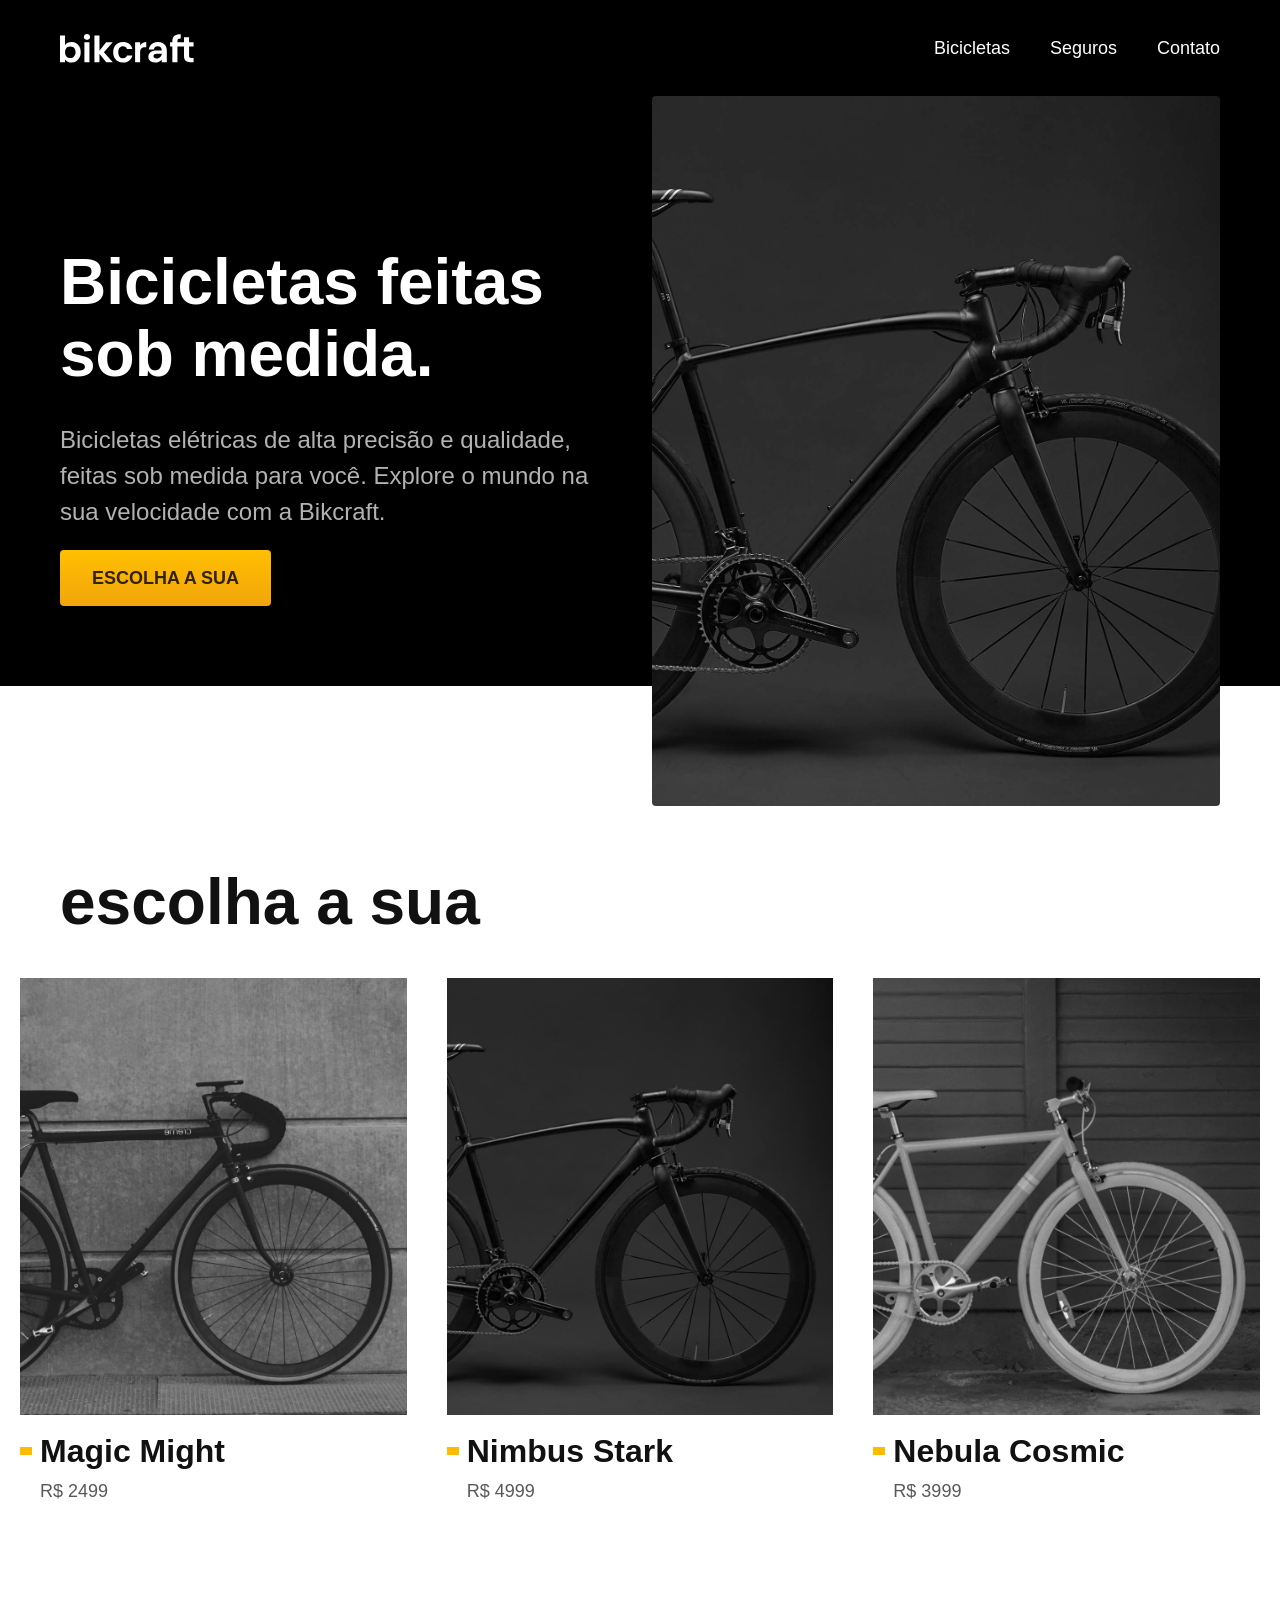
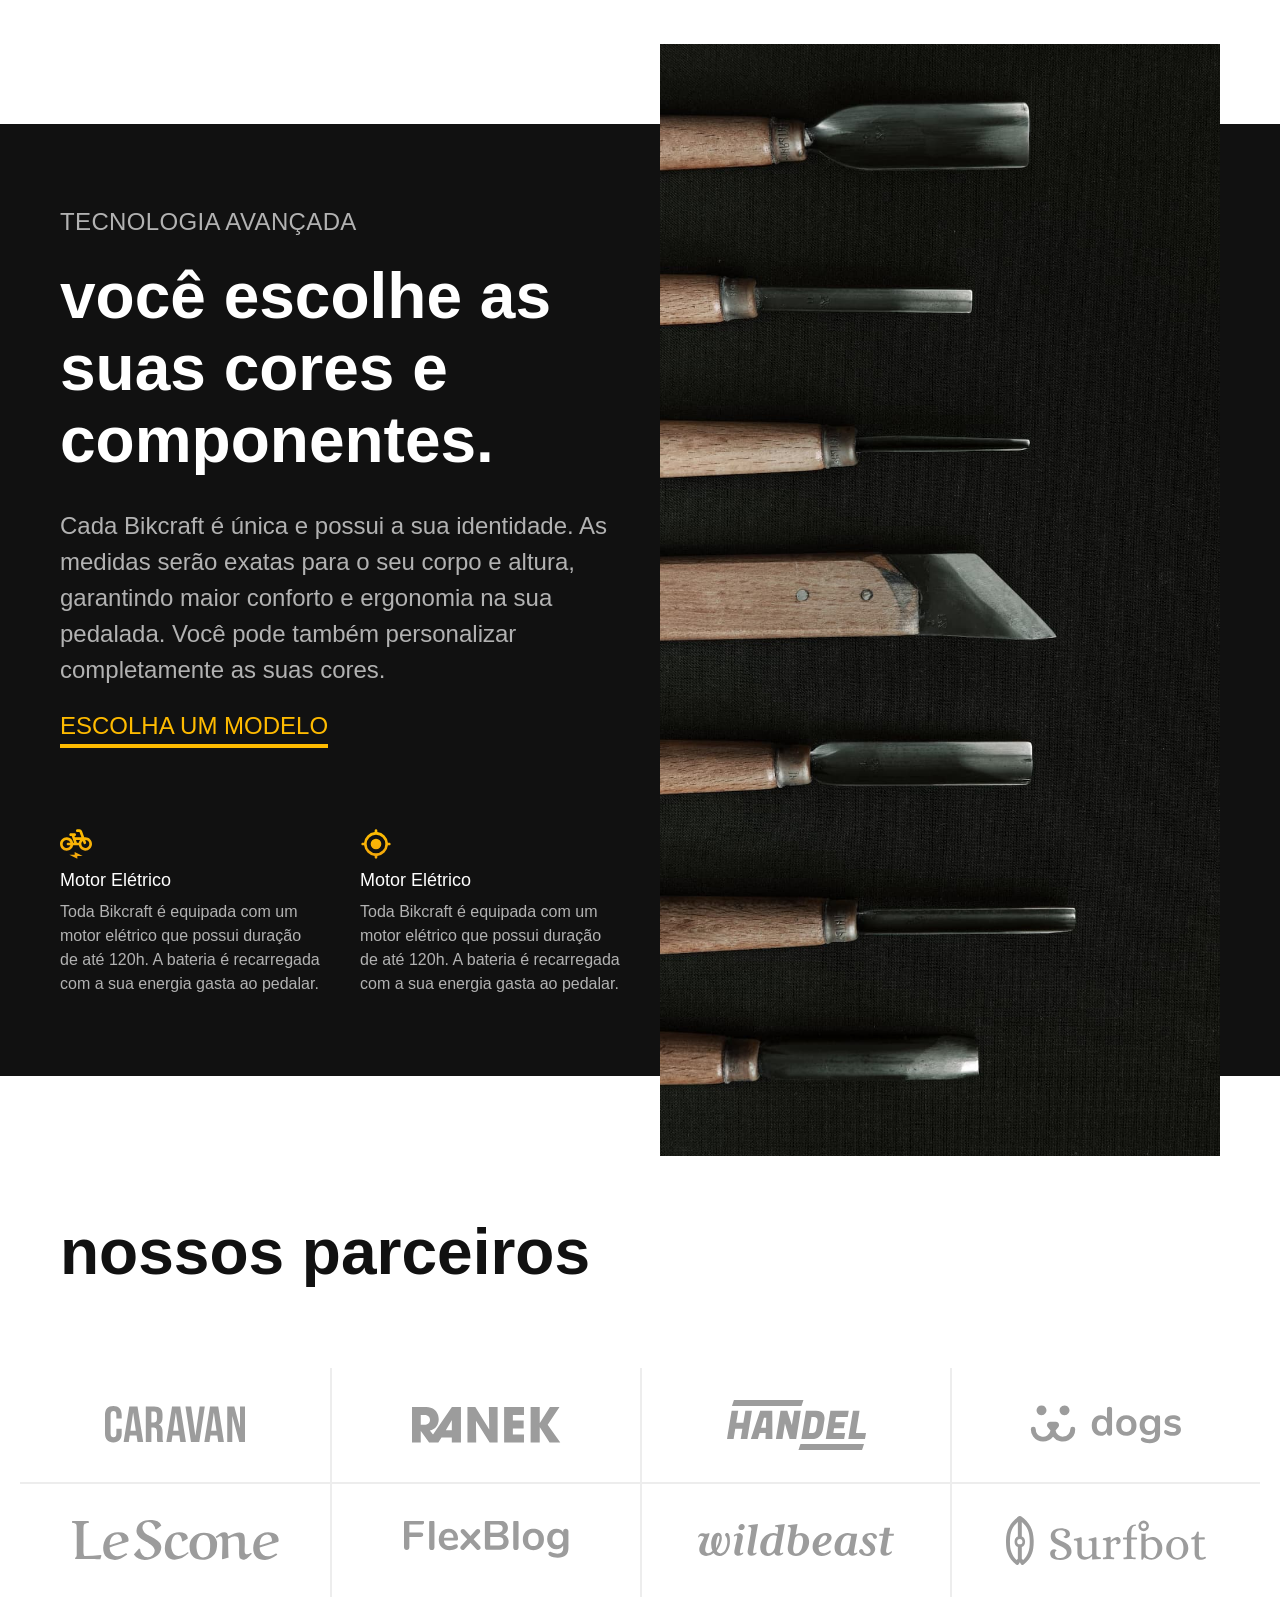
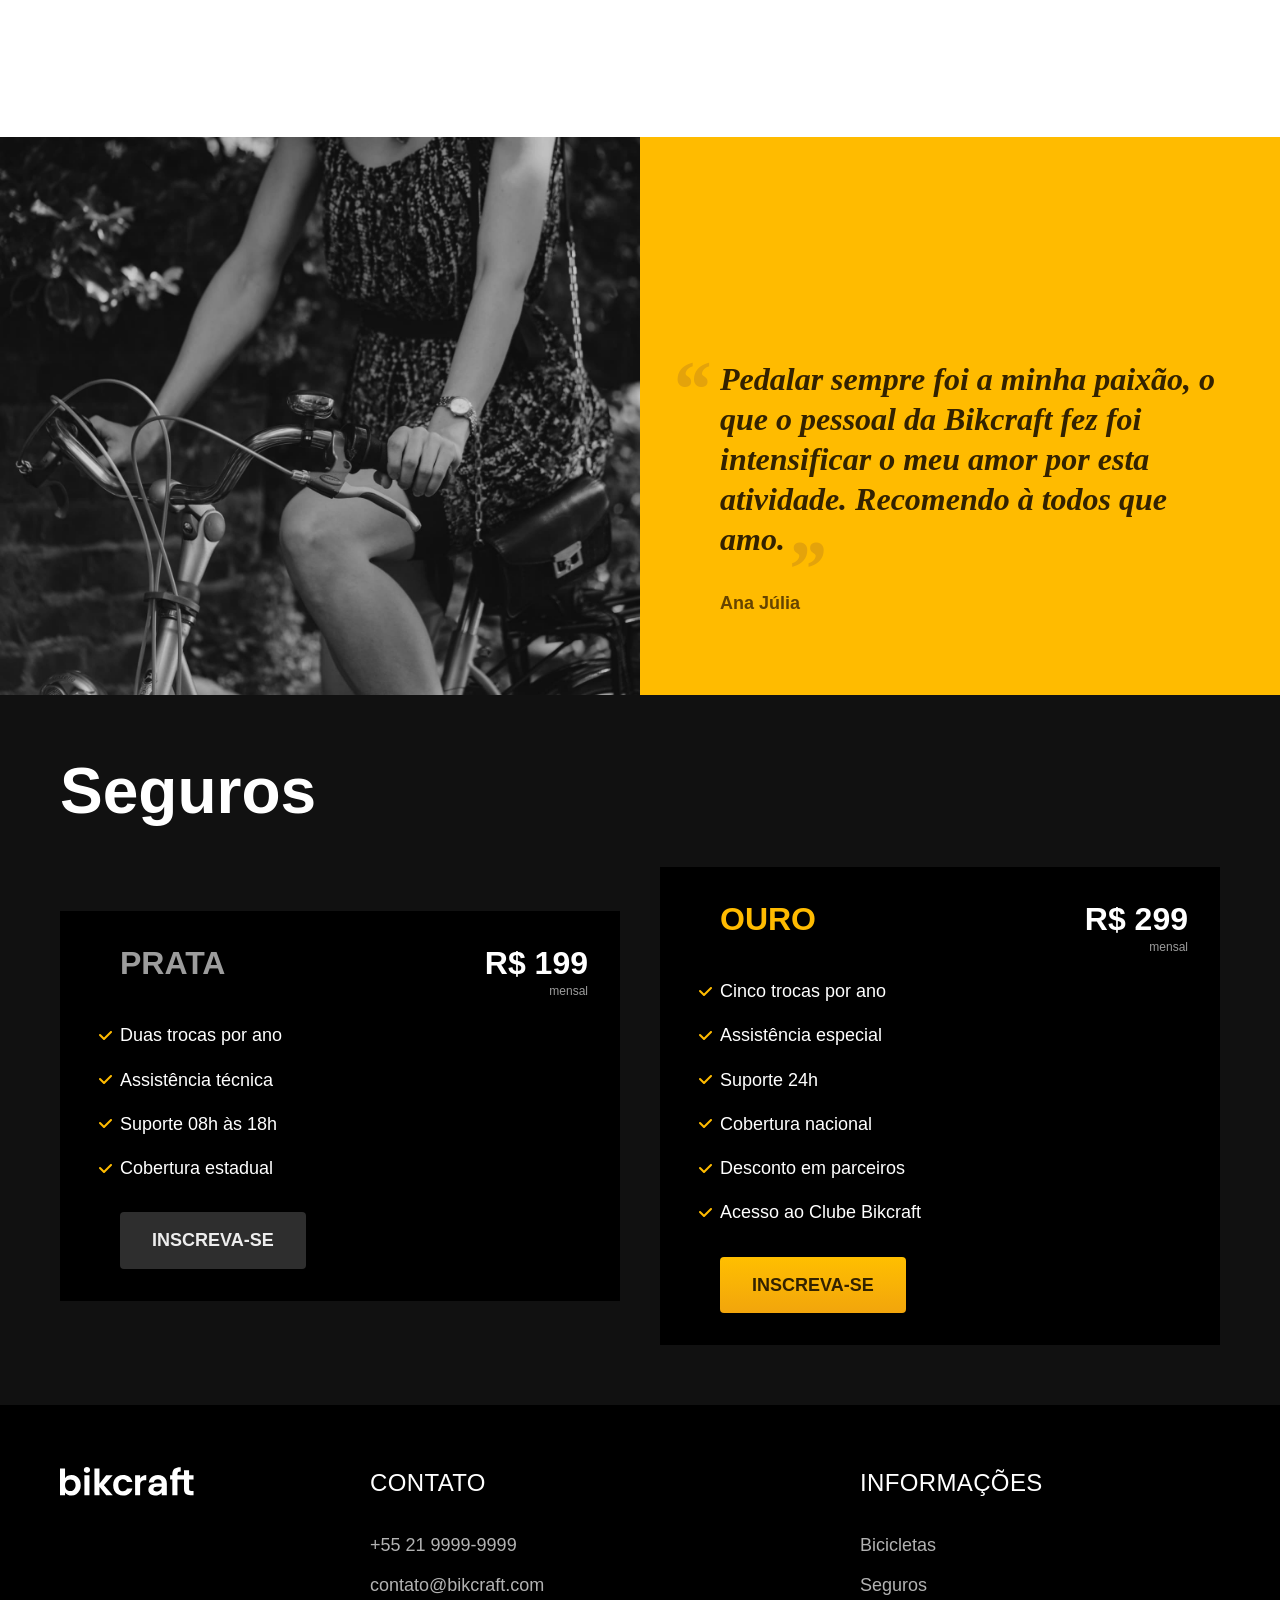
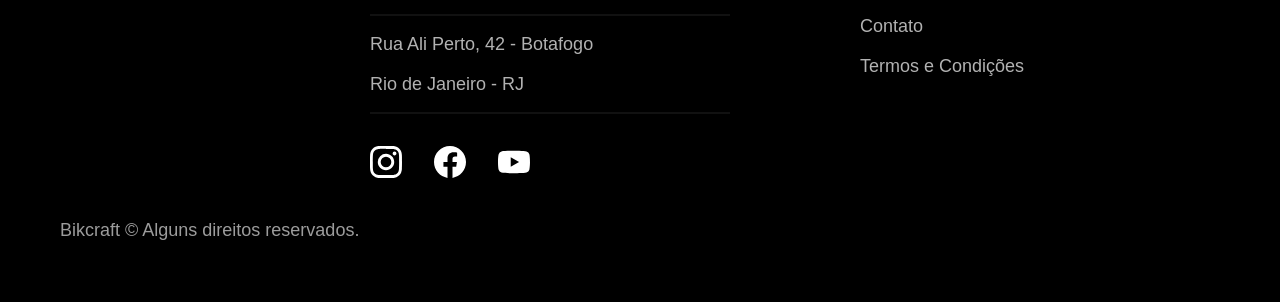
<file: index.html>
<!doctype html>
<html lang="pt-br">
  <head>
    <meta charset="UTF-8" />
    <meta name="viewport" content="width=device-width, initial-scale=1.0" />
    <meta
      name="description"
      content="Bicicletas elétricas de alta precisão e qualidade,  feitas sob medida para o cliente. Explore o mundo na sua velocidade com a Bikcraft."
    />
    <link
      rel="icon"
      href="data:image/svg+xml,<svg xmlns=%22http://www.w3.org/2000/svg%22 viewBox=%220 0 100 100%22><text y=%22.9em%22 font-size=%2290%22>🚲</text></svg>"
    />
    <link rel="preconnect" href="https://fonts.googleapis.com" />
    <link rel="preconnect" href="https://fonts.gstatic.com" crossorigin />
    <link rel="stylesheet" href="assets/css/style.css" />
    <title>Bikcraft - Bicicletas Eletricas</title>
    <script>
      document.documentElement.classList.add("js");
    </script>
  </head>
  <body>
    <header class="header-bg">
      <div class="header-container container">
        <a href="./"><img src="assets/img/bikcraft.svg" alt="logo" /></a>
        <nav aria-label="primaria" class="header-menu">
          <ul class="texto-menu cor-0">
            <li><a href="pages/bicicletas.html">Bicicletas</a></li>
            <li><a href="pages/seguro.html">Seguros</a></li>
            <li><a href="pages/contato.html">Contato</a></li>
          </ul>
        </nav>
      </div>
    </header>
    <main class="introducao-bg">
      <div class="introducao-container container">
        <div class="introducao-conteudo">
          <h1 class="titulo-h1 cor-0 fadeInDown" data-anime="200">
            Bicicletas feitas sob medida.
          </h1>
          <p class="texto-p cor-5 fadeInDown" data-anime="400">
            Bicicletas elétricas de alta precisão e qualidade, feitas sob medida
            para você. Explore o mundo na sua velocidade com a Bikcraft.
          </p>
          <a
            class="botao fadeInDown"
            data-anime="600"
            href="pages/bicicletas.html"
            >Escolha a sua</a
          >
        </div>
        <div class="introducao-image fadeInDown" data-anime="800">
          <img src="assets/img/fotos/introducao.jpg" alt="Bicicleta Eletrica" />
        </div>
      </div>
    </main>

    <article class="bicicletas-lista">
      <h2 class="titulo-h1 container">escolha a sua</h2>
      <ul>
        <li>
          <a href="pages/magic.html">
            <img
              src="assets/img/bicicletas/magic-home.jpg"
              alt="Magic Might bike"
            />
            <h3 class="titulo-h3">Magic Might</h3>
            <span class="span-m cor-8">R$ 2499</span>
          </a>
        </li>
        <li>
          <a href="pages/nimbus.html">
            <img
              src="assets/img/bicicletas/nimbus-home.jpg"
              alt="Magic Might bike"
            />
            <h3 class="titulo-h3">Nimbus Stark</h3>
            <span class="span-m cor-8">R$ 4999</span>
          </a>
        </li>
        <li>
          <a href="pages/nebula.html">
            <img
              src="assets/img/bicicletas/nebula-home.jpg"
              alt="Magic Might bike"
            />
            <h3 class="titulo-h3">Nebula Cosmic</h3>
            <span class="span-m cor-8">R$ 3999</span>
          </a>
        </li>
      </ul>
    </article>

    <article class="tecnologia-bg">
      <div class="tecnologia container">
        <div class="tecnologia-conteudo fadeInLeft" data-anime="200">
          <span class="texto-p-b cor-5">Tecnologia Avançada</span>
          <h2 class="titulo-h1 cor-0">
            você escolhe as suas cores e componentes.
          </h2>
          <p class="texto-p cor-5">
            Cada Bikcraft é única e possui a sua identidade. As medidas serão
            exatas para o seu corpo e altura, garantindo maior conforto e
            ergonomia na sua pedalada. Você pode também personalizar
            completamente as suas cores.
          </p>
          <a class="link">Escolha um modelo</a>
          <div class="tecnologia-vantagens">
            <div>
              <img
                src="assets/img/icones/eletrica.svg"
                alt="icon bicicleta eletrica"
              />
              <h3 class="texto-menu cor-0">Motor Elétrico</h3>
              <p class="font-1-s cor-5">
                Toda Bikcraft é equipada com um motor elétrico que possui
                duração de até 120h. A bateria é recarregada com a sua energia
                gasta ao pedalar.
              </p>
            </div>
            <div>
              <img
                src="assets/img/icones/rastreador.svg"
                alt="icon bicicleta eletrica"
              />
              <h3 class="texto-menu cor-0">Motor Elétrico</h3>
              <p class="font-1-s cor-5">
                Toda Bikcraft é equipada com um motor elétrico que possui
                duração de até 120h. A bateria é recarregada com a sua energia
                gasta ao pedalar.
              </p>
            </div>
          </div>
        </div>
        <div class="tecnologia-imagem fadeInRight" data-anime="400">
          <img src="assets/img/fotos/tecnologia.jpg" alt="" />
        </div>
      </div>
    </article>

    <section class="parceiros" aria-label="nossos parceiros">
      <h2 class="container titulo-h1">nossos parceiros</h2>
      <ul>
        <li>
          <img
            src="assets/img/parceiros/caravan.svg"
            alt="caravan"
            data-anime="200"
            class="fadeInLeft"
          />
        </li>
        <li>
          <img
            src="assets/img/parceiros/ranek.svg"
            alt="ranek"
            data-anime="400"
            class="fadeInLeft"
          />
        </li>
        <li>
          <img
            src="assets/img/parceiros/handel.svg"
            alt="handel"
            data-anime="600"
            class="fadeInLeft"
          />
        </li>
        <li>
          <img
            src="assets/img/parceiros/dogs.svg"
            alt="dogs"
            data-anime="800"
            class="fadeInLeft"
          />
        </li>
        <li>
          <img
            src="assets/img/parceiros/lescone.svg"
            alt="lescone"
            data-anime="1000"
            class="fadeInLeft"
          />
        </li>
        <li>
          <img
            src="assets/img/parceiros/flexblog.svg"
            alt="flexblog"
            data-anime="1200"
            class="fadeInLeft"
          />
        </li>
        <li>
          <img
            src="assets/img/parceiros/wildbeast.svg"
            alt="wildbeast"
            data-anime="1400"
            class="fadeInLeft"
          />
        </li>
        <li>
          <img
            src="assets/img/parceiros/surfbot.svg"
            alt="surfbot"
            data-anime="1600"
            class="fadeInLeft"
          />
        </li>
      </ul>
    </section>

    <section class="depoimento" aria-label="depoimento">
      <img src="assets/img/fotos/depoimento.jpg" alt="foto depoimento" />
      <div class="depoimento-conteudo">
        <blockquote class="titulo-h3 cor-p5 fadeInRight" data-anime="200">
          <p>
            Pedalar sempre foi a minha paixão, o que o pessoal da Bikcraft fez
            foi intensificar o meu amor por esta atividade. Recomendo à todos
            que amo.
          </p>
        </blockquote>
        <span class="texto-menu-b cor-p4 fadeInRight" data-anime="400"
          >Ana Júlia</span
        >
      </div>
    </section>

    <article class="seguros-bg">
      <div class="seguros container">
        <h2 class="titulo-h1 cor-0">Seguros</h2>
        <div class="seguros-item fadeInLeft" data-anime="200">
          <h3 class="titulo-h3 cor-6">Prata</h3>
          <span class="titulo-h3 cor-0"
            >R$ 199 <span class="font-1-xs cor-6">mensal</span></span
          >
          <ul class="span-m cor-0">
            <li>Duas trocas por ano</li>
            <li>Assistência técnica</li>
            <li>Suporte 08h às 18h</li>
            <li>Cobertura estadual</li>
          </ul>
          <a
            class="botao segundario"
            href="pages/orcamentos.html?tipo=seguro&produto=prata"
            >Inscreva-se</a
          >
        </div>
        <div class="seguros-item fadeInRight" data-anime="400">
          <h3 class="titulo-h3 cor-p1">Ouro</h3>
          <span class="titulo-h3 cor-0"
            >R$ 299 <span class="font-1-xs cor-6">mensal</span></span
          >
          <ul class="span-m cor-0">
            <li>Cinco trocas por ano</li>
            <li>Assistência especial</li>
            <li>Suporte 24h</li>
            <li>Cobertura nacional</li>
            <li>Desconto em parceiros</li>
            <li>Acesso ao Clube Bikcraft</li>
          </ul>
          <a class="botao" href="pages/orcamentos.html?tipo=seguro&produto=ouro"
            >Inscreva-se</a
          >
        </div>
      </div>
    </article>

    <footer class="footer-bg">
      <div class="footer container">
        <img src="assets/img/bikcraft.svg" alt="logo" />
        <div class="footer-contato">
          <h3 class="texto-p-b cor-0">Contato</h3>
          <ul class="span-m cor-5">
            <li><a href="index.html">+55 21 9999-9999</a></li>
            <li><a href="index.html">contato@bikcraft.com</a></li>
            <li>Rua Ali Perto, 42 - Botafogo</li>
            <li>Rio de Janeiro - RJ</li>
          </ul>
          <div class="footer-redes">
            <a href="./">
              <img src="assets/img/redes/instagram.svg" alt="Instagram" />
            </a>
            <a href="./">
              <img src="assets/img/redes/facebook.svg" alt="Facebook" />
            </a>
            <a href="./">
              <img src="assets/img/redes/youtube.svg" alt="Youtube" />
            </a>
          </div>
        </div>
        <div class="footer-informacoes">
          <h3 class="texto-p-b cor-0">Informações</h3>
          <ul class="span-m cor-5">
            <li><a href="pages/bicicletas.html">Bicicletas</a></li>
            <li><a href="pages/seguro.html">Seguros</a></li>
            <li><a href="pages/contato.html">Contato</a></li>
            <li><a href="pages/termos.html">Termos e Condições</a></li>
          </ul>
        </div>
        <p class="footer-copy span-m cor-6">
          Bikcraft © Alguns direitos reservados.
        </p>
      </div>
    </footer>
    <script src="assets/js/plugin/simple-anime.js"></script>
    <script src="assets/js/script.js"></script>
  </body>
</html>
</file>
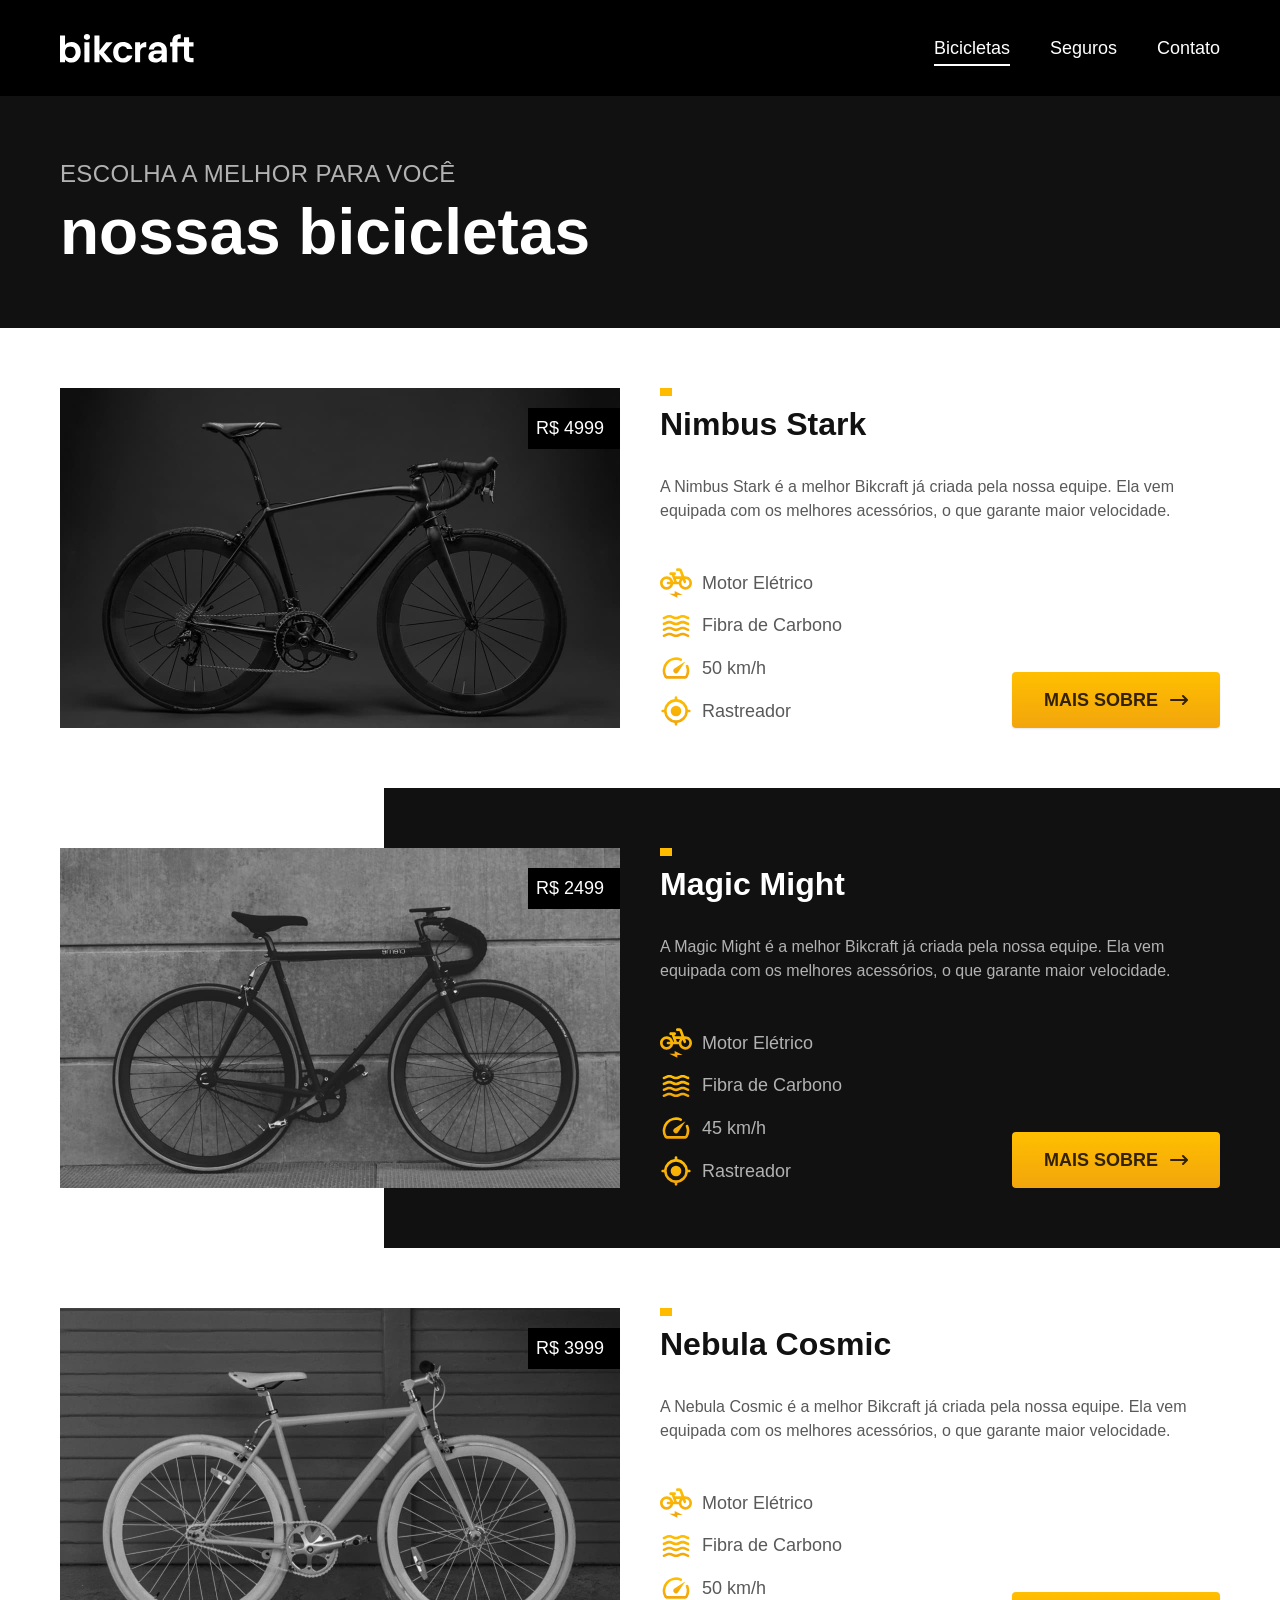
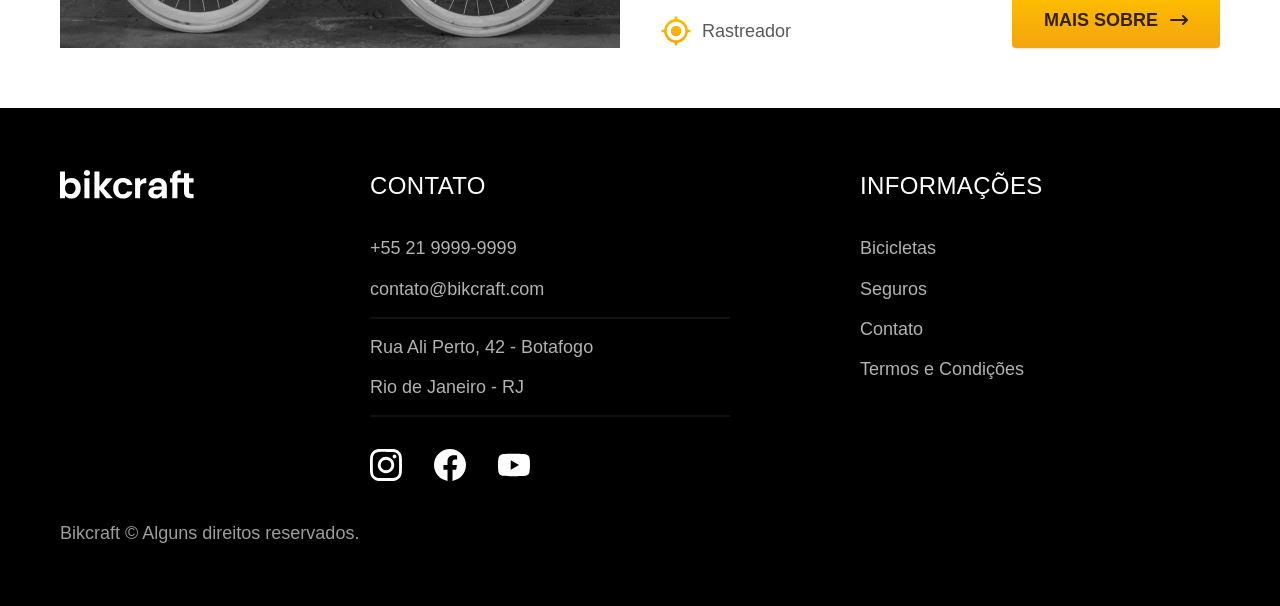
<file: pages/bicicletas.html>
<!doctype html>
<html lang="pt-br">
  <head>
    <meta charset="UTF-8" />
    <meta name="viewport" content="width=device-width, initial-scale=1.0" />
    <meta name="description" content="Termos e Condições" />
    <link
      rel="icon"
      href="data:image/svg+xml,<svg xmlns=%22http://www.w3.org/2000/svg%22 viewBox=%220 0 100 100%22><text y=%22.9em%22 font-size=%2290%22>🚲</text></svg>"
    />
    <link rel="preconnect" href="https://fonts.googleapis.com" />
    <link rel="preconnect" href="https://fonts.gstatic.com" crossorigin />
    <link rel="stylesheet" href="../assets/css/style.css" />
    <title>Termos e Condições | Bikcraft</title>
    <script>
      document.documentElement.classList.add("js");
    </script>
  </head>
  <body>
    <header class="header-bg">
      <div class="header-container container">
        <a href="../index.html"
          ><img src="../assets/img/bikcraft.svg" alt="logo"
        /></a>
        <nav aria-label="primaria" class="header-menu">
          <ul class="texto-menu cor-0">
            <li><a href="bicicletas.html">Bicicletas</a></li>
            <li><a href="seguro.html">Seguros</a></li>
            <li><a href="contato.html">Contato</a></li>
          </ul>
        </nav>
      </div>
    </header>

    <main>
      <div class="titulo-bg">
        <div class="titulo container">
          <p class="texto-p-b cor-5">Escolha a melhor para você</p>
          <h1 class="titulo-h1 cor-0">nossas bicicletas</h1>
        </div>
      </div>

      <div class="bicicletas container">
        <div class="bicicletas-imagem">
          <img
            src="../assets/img/bicicletas/nimbus.jpg"
            alt="bicicleta nimbus stark"
          />
          <span class="span-m cor-0">R$ 4999</span>
        </div>

        <div class="bicicletas-conteudo">
          <h2 class="titulo-h3">Nimbus Stark</h2>
          <p class="font-2-s cor-8">
            A Nimbus Stark é a melhor Bikcraft já criada pela nossa equipe. Ela
            vem equipada com os melhores acessórios, o que garante maior
            velocidade.
          </p>
          <ul class="texto-menu cor-8">
            <li>
              <img src="../assets/img/icones/eletrica.svg" alt="" />
              Motor Elétrico
            </li>
            <li>
              <img src="../assets/img/icones//carbono.svg" alt="" />
              Fibra de Carbono
            </li>
            <li>
              <img src="../assets/img/icones/velocidade.svg" alt="" />
              50 km/h
            </li>
            <li>
              <img src="../assets/img/icones/rastreador.svg" alt="" />
              Rastreador
            </li>
          </ul>
          <a class="botao seta" href="nimbus.html">Mais Sobre</a>
        </div>
      </div>
      <div class="bicicletas-bg">
        <div class="bicicletas container">
          <div class="bicicletas-imagem">
            <img
              src="../assets/img/bicicletas/magic.jpg"
              alt="bicicleta Magic Might"
            />
            <span class="span-m cor-0">R$ 2499</span>
          </div>

          <div class="bicicletas-conteudo">
            <h2 class="titulo-h3">Magic Might</h2>
            <p class="font-2-s cor-5">
              A Magic Might é a melhor Bikcraft já criada pela nossa equipe. Ela
              vem equipada com os melhores acessórios, o que garante maior
              velocidade.
            </p>
            <ul class="texto-menu cor-5">
              <li>
                <img src="../assets/img/icones/eletrica.svg" alt="" />
                Motor Elétrico
              </li>
              <li>
                <img src="../assets/img/icones//carbono.svg" alt="" />
                Fibra de Carbono
              </li>
              <li>
                <img src="../assets/img/icones/velocidade.svg" alt="" />
                45 km/h
              </li>
              <li>
                <img src="../assets/img/icones/rastreador.svg" alt="" />
                Rastreador
              </li>
            </ul>
            <a class="botao seta" href="magic.html">Mais Sobre</a>
          </div>
        </div>
      </div>

      <div class="bicicletas container">
        <div class="bicicletas-imagem">
          <img
            src="../assets/img/bicicletas/nebula.jpg"
            alt="bicicleta magic home"
          />
          <span class="span-m cor-0">R$ 3999</span>
        </div>

        <div class="bicicletas-conteudo">
          <h2 class="titulo-h3">Nebula Cosmic</h2>
          <p class="font-2-s cor-8">
            A Nebula Cosmic é a melhor Bikcraft já criada pela nossa equipe. Ela
            vem equipada com os melhores acessórios, o que garante maior
            velocidade.
          </p>
          <ul class="texto-menu cor-8">
            <li>
              <img src="../assets/img/icones/eletrica.svg" alt="" />
              Motor Elétrico
            </li>
            <li>
              <img src="../assets/img/icones//carbono.svg" alt="" />
              Fibra de Carbono
            </li>
            <li>
              <img src="../assets/img/icones/velocidade.svg" alt="" />
              50 km/h
            </li>
            <li>
              <img src="../assets/img/icones/rastreador.svg" alt="" />
              Rastreador
            </li>
          </ul>
          <a class="botao seta" href="nebula.html">Mais Sobre</a>
        </div>
      </div>
    </main>
    <footer class="footer-bg">
      <div class="footer container">
        <img src="../assets/img/bikcraft.svg" alt="logo" />
        <div class="footer-contato">
          <h3 class="texto-p-b cor-0">Contato</h3>
          <ul class="span-m cor-5">
            <li><a href="/index.html">+55 21 9999-9999</a></li>
            <li><a href="/index.html">contato@bikcraft.com</a></li>
            <li>Rua Ali Perto, 42 - Botafogo</li>
            <li>Rio de Janeiro - RJ</li>
          </ul>
          <div class="footer-redes">
            <a href="./">
              <img src="../assets/img/redes/instagram.svg" alt="Instagram" />
            </a>
            <a href="./">
              <img src="../assets/img/redes/facebook.svg" alt="Facebook" />
            </a>
            <a href="./">
              <img src="../assets/img/redes/youtube.svg" alt="Youtube" />
            </a>
          </div>
        </div>
        <div class="footer-informacoes">
          <h3 class="texto-p-b cor-0">Informações</h3>
          <ul class="span-m cor-5">
            <li><a href="bicicletas.html">Bicicletas</a></li>
            <li><a href="seguro.html">Seguros</a></li>
            <li><a href="contato.html">Contato</a></li>
            <li><a href="termos.html">Termos e Condições</a></li>
          </ul>
        </div>
        <p class="footer-copy span-m cor-6">
          Bikcraft © Alguns direitos reservados.
        </p>
      </div>
    </footer>
    <script src="../assets/js/script.js"></script>
  </body>
</html>
</file>
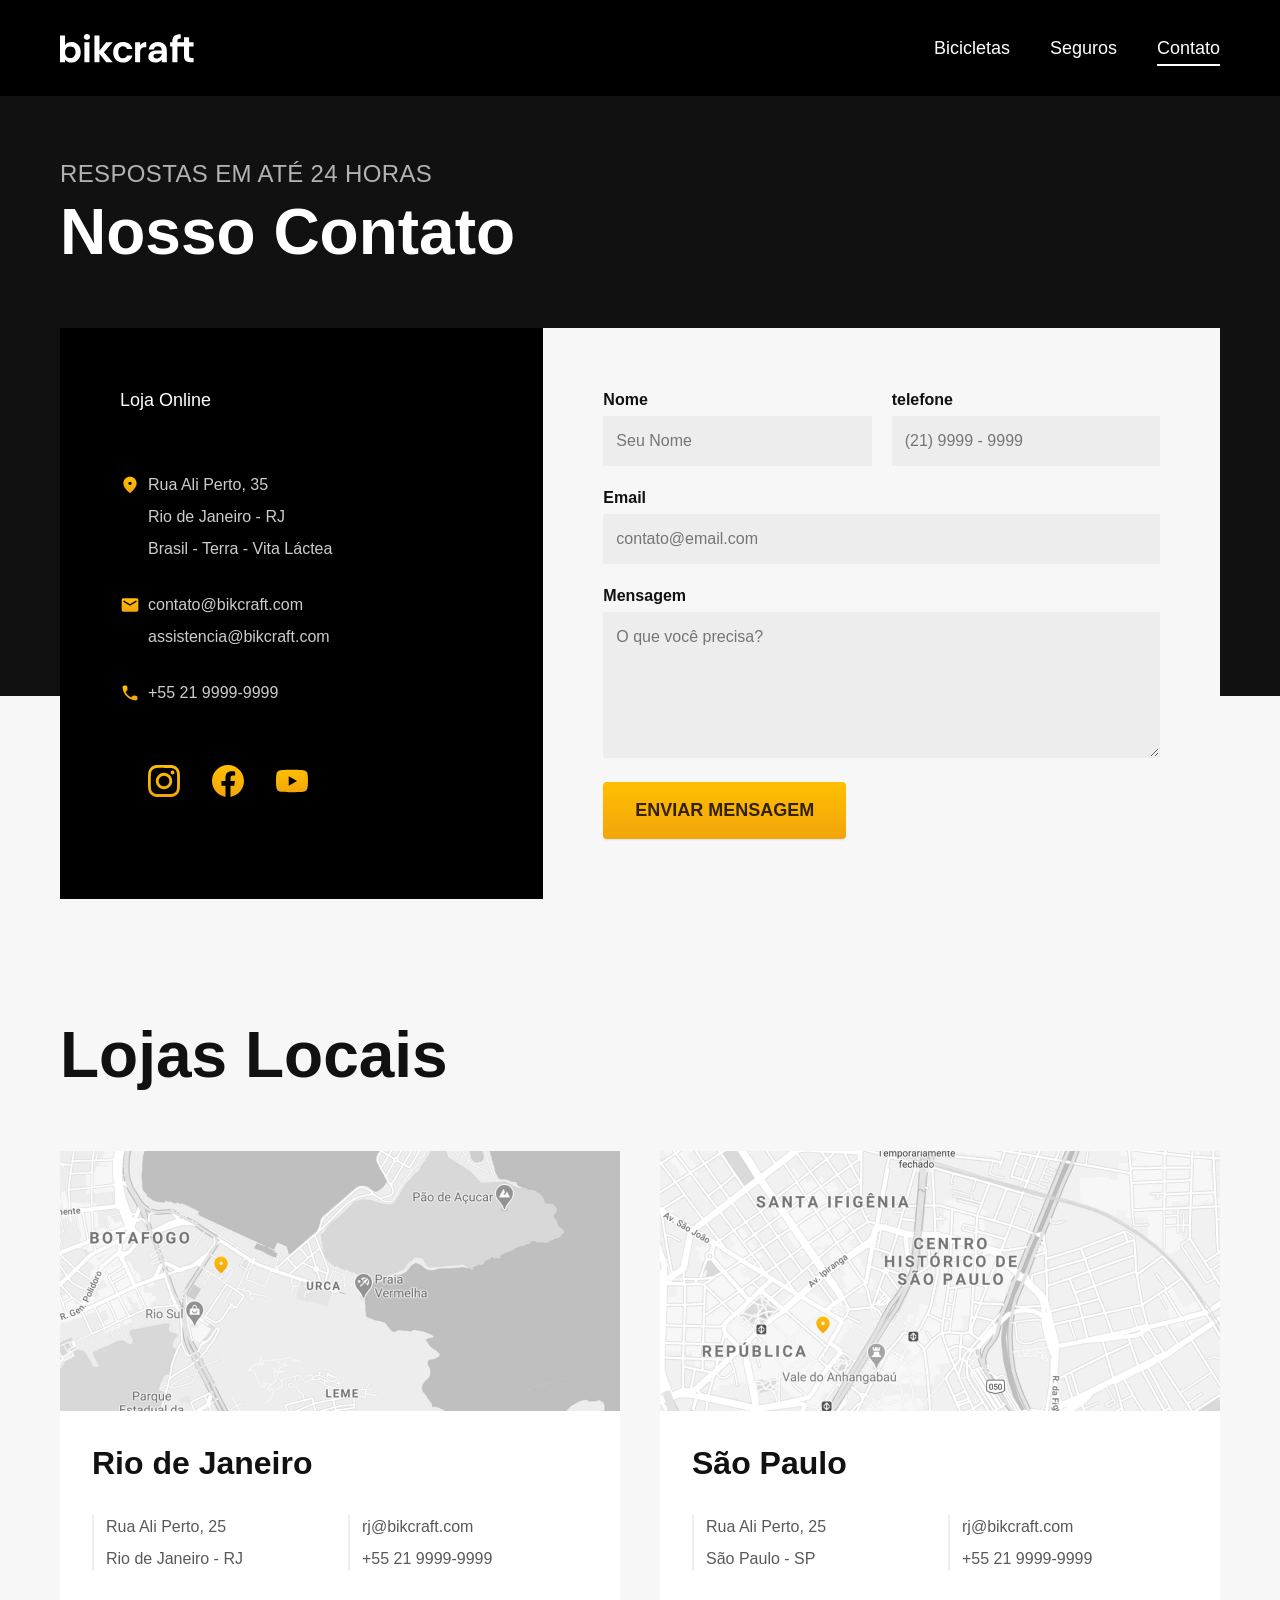
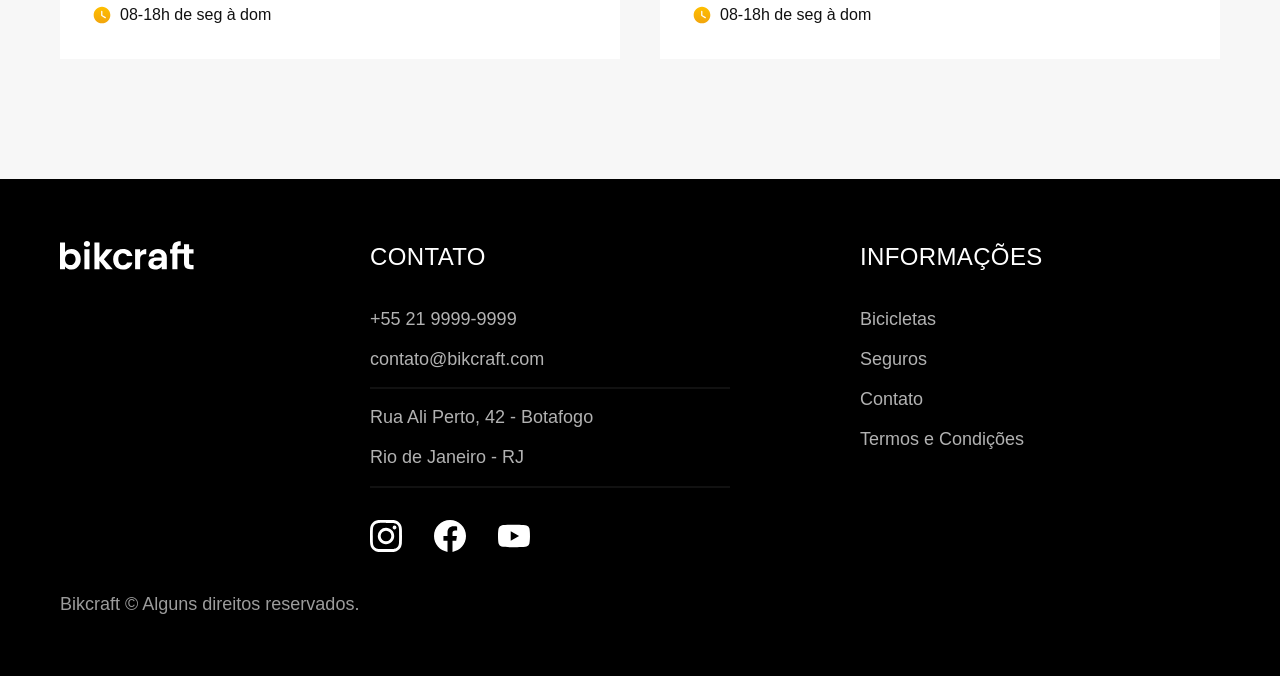
<file: pages/contato.html>
<!doctype html>
<html lang="pt-br">
  <head>
    <meta charset="UTF-8" />
    <meta name="viewport" content="width=device-width, initial-scale=1.0" />
    <meta name="description" content="Termos e Condições" />
    <link
      rel="icon"
      href="data:image/svg+xml,<svg xmlns=%22http://www.w3.org/2000/svg%22 viewBox=%220 0 100 100%22><text y=%22.9em%22 font-size=%2290%22>🚲</text></svg>"
    />
    <link rel="preconnect" href="https://fonts.googleapis.com" />
    <link rel="preconnect" href="https://fonts.gstatic.com" crossorigin />
    <link rel="stylesheet" href="../assets/css/style.css" />
    <title>Contato | Bikcraft</title>
    <script>
      document.documentElement.classList.add("js");
    </script>
  </head>
  <body id="contato">
    <header class="header-bg">
      <div class="header-container container">
        <a href="../index.html"
          ><img src="../assets/img/bikcraft.svg" alt="logo"
        /></a>
        <nav aria-label="primaria" class="header-menu">
          <ul class="texto-menu cor-0">
            <li><a href="bicicletas.html">Bicicletas</a></li>
            <li><a href="seguro.html">Seguros</a></li>
            <li><a href="contato.html">Contato</a></li>
          </ul>
        </nav>
      </div>
    </header>

    <main id="contato">
      <div class="titulo-bg">
        <div class="titulo container">
          <p class="texto-p-b cor-5">Respostas em até 24 horas</p>
          <h1 class="titulo-h1 cor-0">Nosso Contato</h1>
        </div>
      </div>

      <div class="contato container">
        <section class="contato-dados" aria-label="Endereço">
          <h2 class="texto-menu cor-0">Loja Online</h2>

          <div class="contato-endereco font-2-s cor-4">
            <p>Rua Ali Perto, 35</p>
            <p>Rio de Janeiro - RJ</p>
            <p>Brasil - Terra - Vita Láctea</p>
          </div>

          <address class="font-2-s cor-4">
            <a href="./"> contato@bikcraft.com</a>
            <a href="./"> assistencia@bikcraft.com </a>
            <a href="./"> +55 21 9999-9999 </a>
          </address>

          <div class="contato-redes">
            <a href="./">
              <img src="../assets/img/redes/instagram-p.svg" alt="Instagram" />
            </a>
            <a href="./">
              <img src="../assets/img/redes/facebook-p.svg" alt="Facebook" />
            </a>
            <a href="./">
              <img src="../assets/img/redes/youtube-p.svg" alt="Youtube" />
            </a>
          </div>
        </section>

        <section class="contato-formulario" aria-label="Formulario">
          <form
            action="https://formspree.io/f/myegjbya"
            method="POST"
            class="form"
          >
            <div class="">
              <label for="nome">Nome</label>
              <input type="text" id="nome" name="nome" placeholder="Seu Nome" />
            </div>

            <div class="">
              <label for="telefone">telefone</label>
              <input
                type="text"
                id="telefone"
                name="telefone"
                placeholder="(21) 9999 - 9999"
              />
            </div>
            <div class="col-2">
              <label for="email">Email</label>
              <input
                type="email"
                id="email"
                name="email"
                placeholder="contato@email.com"
              />
            </div>
            <div class="col-2">
              <label for="mensagem">Mensagem</label>
              <textarea
                rows="5"
                id="mensagem"
                name="mensagem"
                placeholder="O que você precisa?"
              ></textarea>
            </div>
            <button class="botao col-2">Enviar Mensagem</button>
          </form>
        </section>
      </div>
    </main>

    <article class="lojas container">
      <h1 class="titulo-h1 cor-0">Lojas Locais</h1>
      <div class="lojas-item">
        <img
          src="../assets/img/lojas/rj.jpg"
          alt="mapa marcando o endereço em Rua Ali Perto, 25 - Rio de Janeiro - RJ"
        />
        <div class="lojas-conteudo">
          <h3 class="titulo-h3">Rio de Janeiro</h3>
          <div class="lojas-dados font-2-s cor-8">
            <p>Rua Ali Perto, 25</p>
            <p>Rio de Janeiro - RJ</p>
          </div>
          <div class="lojas-dados font-2-s cor-8">
            <a href="mailto:rj@bikcraft.com">rj@bikcraft.com</a>
            <a href="tel:+552199999999">+55 21 9999-9999</a>
          </div>
          <p class="lojas-tempo font-1-s">
            <img src="../assets/img/icones/horario.svg" alt="" />08-18h de seg à
            dom
          </p>
        </div>
      </div>

      <div class="lojas-item">
        <img
          src="../assets/img/lojas/sp.jpg"
          alt="mapa marcando o endereço em Rua Ali Perto, 25 - São Paulo - SP"
        />
        <div class="lojas-conteudo">
          <h3 class="titulo-h3">São Paulo</h3>
          <div class="lojas-dados font-2-s cor-8">
            <p>Rua Ali Perto, 25</p>
            <p>São Paulo - SP</p>
          </div>
          <div class="lojas-dados font-2-s cor-8">
            <a href="mailto:rj@bikcraft.com">rj@bikcraft.com</a>
            <a href="tel:+552199999999">+55 21 9999-9999</a>
          </div>
          <p class="lojas-tempo font-1-s">
            <img src="../assets/img/icones/horario.svg" alt="" />08-18h de seg à
            dom
          </p>
        </div>
      </div>
    </article>

    <footer class="footer-bg">
      <div class="footer container">
        <img src="../assets/img/bikcraft.svg" alt="logo" />
        <div class="footer-contato">
          <h3 class="texto-p-b cor-0">Contato</h3>
          <ul class="span-m cor-5">
            <li><a href="/index.html">+55 21 9999-9999</a></li>
            <li><a href="/index.html">contato@bikcraft.com</a></li>
            <li>Rua Ali Perto, 42 - Botafogo</li>
            <li>Rio de Janeiro - RJ</li>
          </ul>
          <div class="footer-redes">
            <a href="./">
              <img src="../assets/img/redes/instagram.svg" alt="Instagram" />
            </a>
            <a href="./">
              <img src="../assets/img/redes/facebook.svg" alt="Facebook" />
            </a>
            <a href="./">
              <img src="../assets/img/redes/youtube.svg" alt="Youtube" />
            </a>
          </div>
        </div>
        <div class="footer-informacoes">
          <h3 class="texto-p-b cor-0">Informações</h3>
          <ul class="span-m cor-5">
            <li><a href="bicicletas.html">Bicicletas</a></li>
            <li><a href="seguro.html">Seguros</a></li>
            <li><a href="contato.html">Contato</a></li>
            <li><a href="termos.html">Termos e Condições</a></li>
          </ul>
        </div>
        <p class="footer-copy span-m cor-6">
          Bikcraft © Alguns direitos reservados.
        </p>
      </div>
    </footer>
    <script src="../assets/js/script.js"></script>
  </body>
</html>
</file>
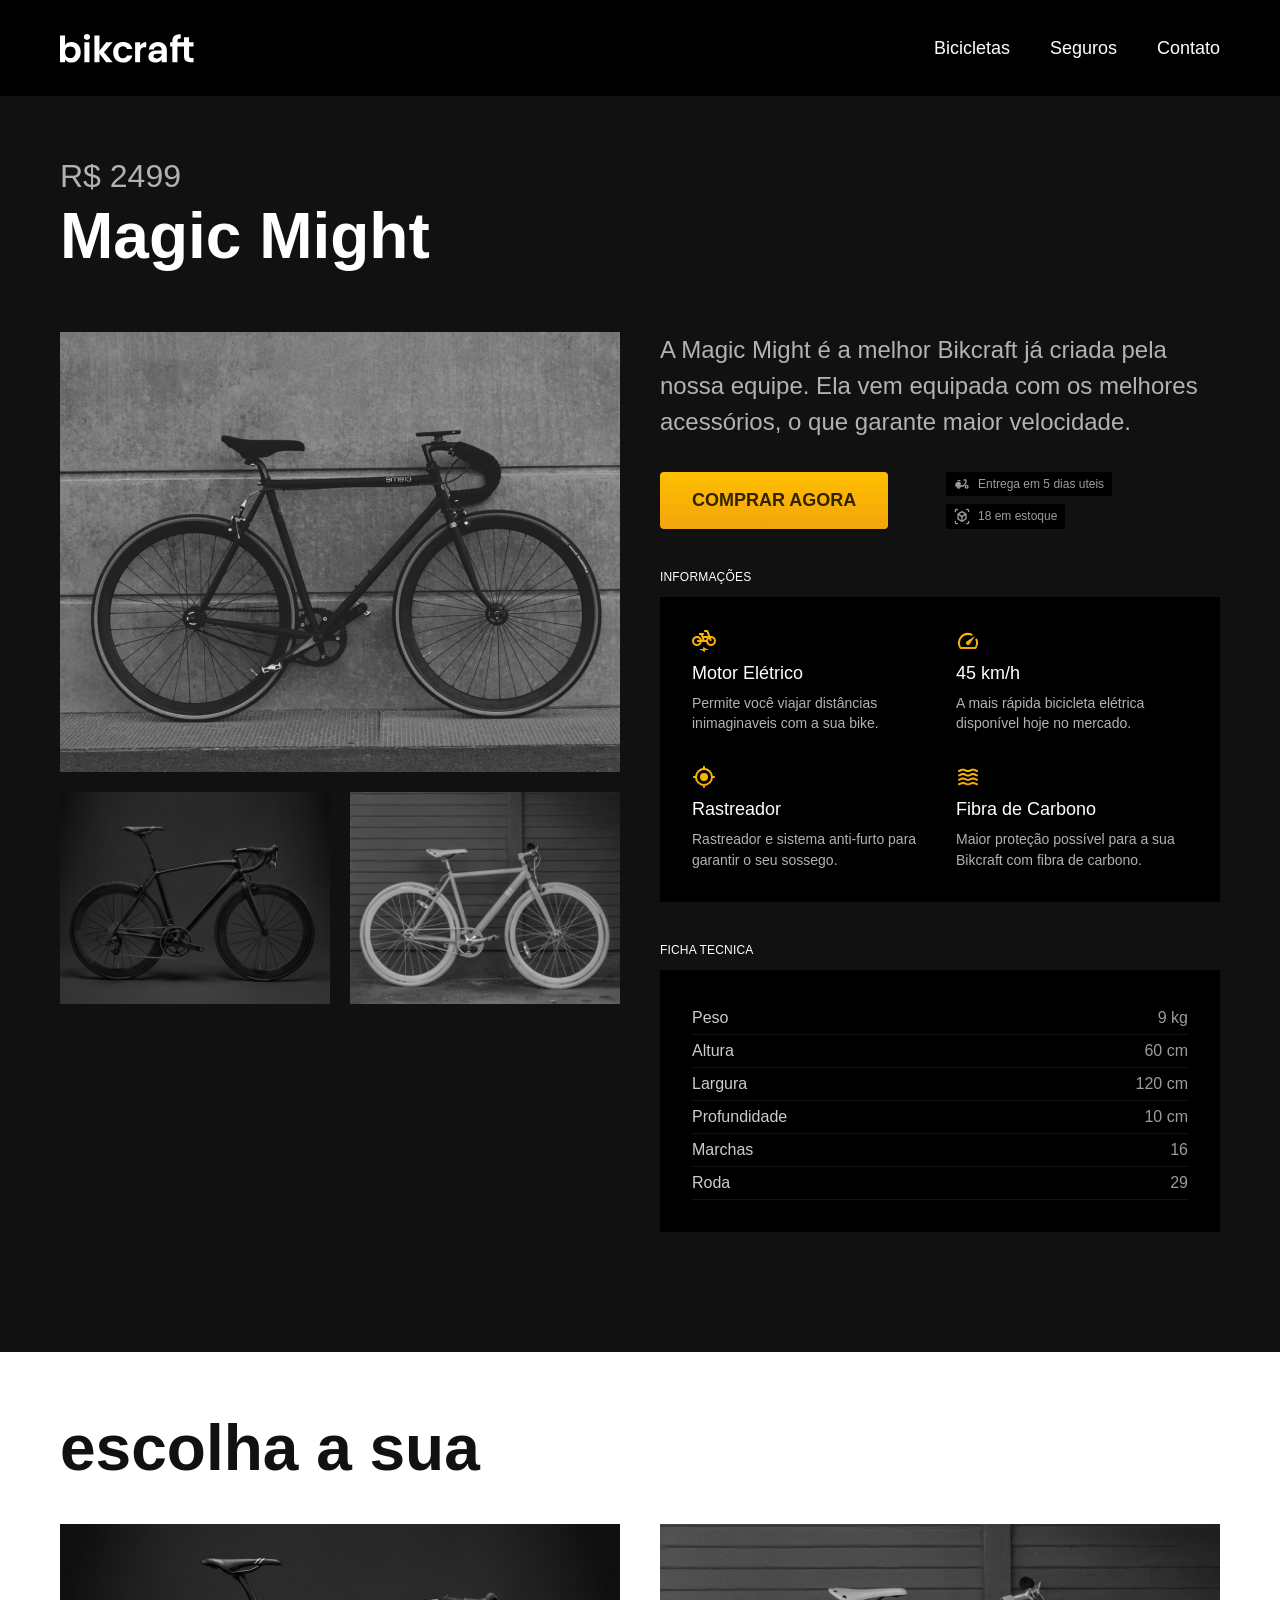
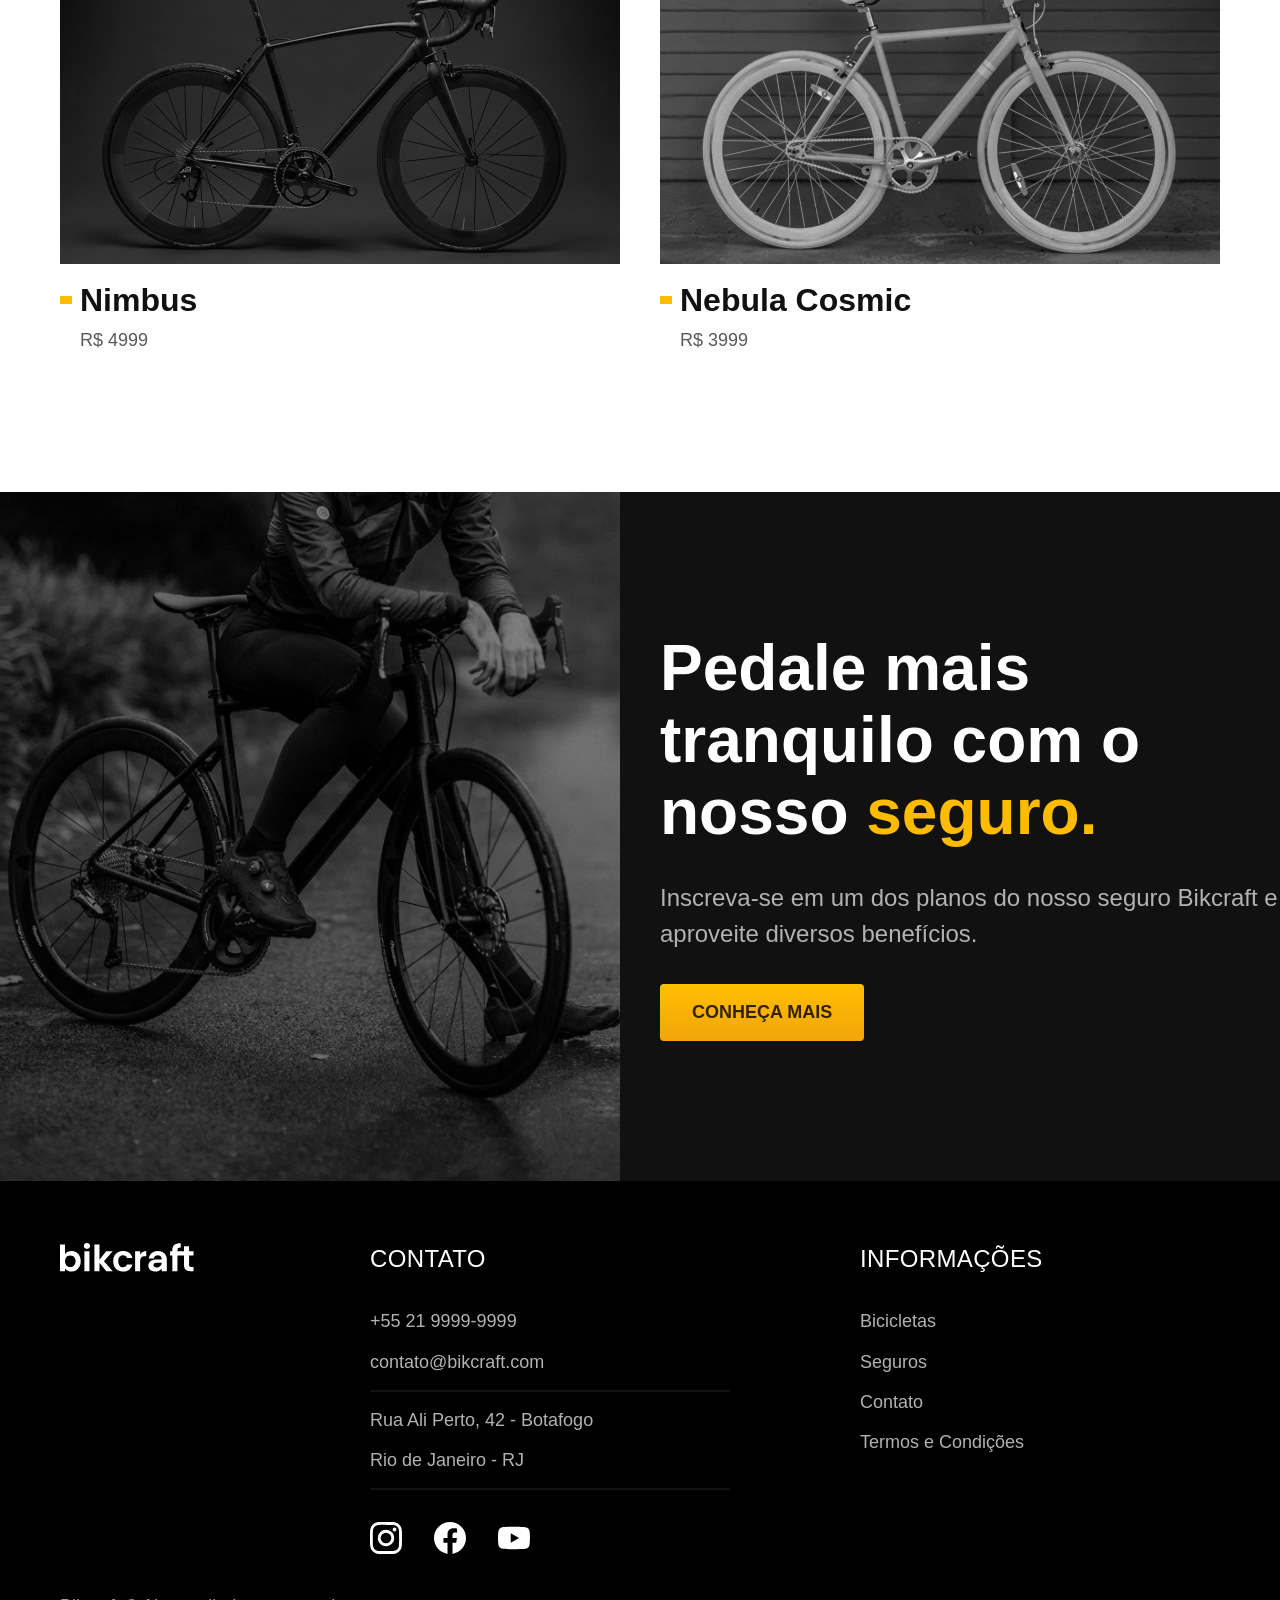
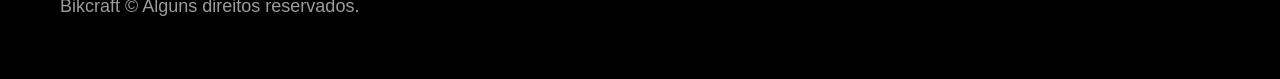
<file: pages/magic.html>
<!doctype html>
<html lang="pt-br">
  <head>
    <meta charset="UTF-8" />
    <meta name="viewport" content="width=device-width, initial-scale=1.0" />
    <meta name="description" content="Termos e Condições" />
    <link
      rel="icon"
      href="data:image/svg+xml,<svg xmlns=%22http://www.w3.org/2000/svg%22 viewBox=%220 0 100 100%22><text y=%22.9em%22 font-size=%2290%22>🚲</text></svg>"
    />
    <link rel="preconnect" href="https://fonts.googleapis.com" />
    <link rel="preconnect" href="https://fonts.gstatic.com" crossorigin />
    <link rel="stylesheet" href="../assets/css/style.css" />
    <title>Nimbus Stark | Bikcraft</title>
    <script>
      document.documentElement.classList.add("js");
    </script>
  </head>
  <body id="listabike">
    <header class="header-bg">
      <div class="header-container container">
        <a href="../index.html"
          ><img src="../assets/img/bikcraft.svg" alt="logo"
        /></a>
        <nav aria-label="primaria" class="header-menu">
          <ul class="texto-menu cor-0">
            <li><a href="bicicletas.html">Bicicletas</a></li>
            <li><a href="seguro.html">Seguros</a></li>
            <li><a href="contato.html">Contato</a></li>
          </ul>
        </nav>
      </div>
    </header>

    <main class="titulo-bg">
      <div>
        <div class="titulo container">
          <p class="font-2-xl cor-5">R$ 2499</p>
          <h1 class="titulo-h1 cor-0">Magic Might</h1>
        </div>
      </div>

      <div class="bicicleta container">
        <div class="bicicleta-imagens">
          <img src="../assets/img/bicicleta/nimbus2.jpg" alt="" />
          <img src="../assets/img/bicicleta/nimbus1.jpg" alt="" />
          <img src="../assets/img/bicicleta/nimbus3.jpg" alt="" />
        </div>

        <div class="bicicleta-conteudo">
          <p class="texto-p cor-5">
            A Magic Might é a melhor Bikcraft já criada pela nossa equipe. Ela
            vem equipada com os melhores acessórios, o que garante maior
            velocidade.
          </p>
          <div class="bicicleta-comprar">
            <a class="botao" href="orcamentos.html?tipo=bikcraft&produto=magic"
              >Comprar Agora</a
            >

            <span class="font-1-xs cor-6"
              ><img src="../assets/img/icones/entrega.svg" alt="" />Entrega em 5
              dias uteis</span
            >
            <span class="font-1-xs cor-6"
              ><img src="../assets/img/icones/estoque.svg" alt="" />18 em
              estoque</span
            >
          </div>

          <h2 class="font-1-xs cor-0">Informações</h2>

          <ul class="bicicleta-informacoes texto-menu cor-8">
            <li>
              <img src="../assets/img/icones/eletrica.svg" alt="" />
              <h3 class="texto-menu cor-0">Motor Elétrico</h3>
              <p class="font-2-xs cor-5">
                Permite você viajar distâncias inimaginaveis com a sua bike.
              </p>
            </li>

            <li>
              <img src="../assets/img/icones/velocidade.svg" alt="" />
              <h3 class="texto-menu cor-0">45 km/h</h3>
              <p class="font-2-xs cor-5">
                A mais rápida bicicleta elétrica disponível hoje no mercado.
              </p>
            </li>
            <li>
              <img src="../assets/img/icones/rastreador.svg" alt="" />
              <h3 class="texto-menu cor-0">Rastreador</h3>
              <p class="font-2-xs cor-5">
                Rastreador e sistema anti-furto para garantir o seu sossego.
              </p>
            </li>
            <li>
              <img src="../assets/img/icones/carbono.svg" alt="" />
              <h3 class="texto-menu cor-0">Fibra de Carbono</h3>
              <p class="font-2-xs cor-5">
                Maior proteção possível para a sua Bikcraft com fibra de
                carbono.
              </p>
            </li>
          </ul>

          <h2 class="font-1-xs cor-0">Ficha Tecnica</h2>
          <ul class="bicicleta-ficha font-2-s cor-4">
            <li>Peso <span>9 kg</span></li>
            <li>Altura <span>60 cm</span></li>
            <li>Largura<span>120 cm</span></li>
            <li>Profundidade <span>10 cm</span></li>
            <li>Marchas <span>16</span></li>
            <li>Roda<span>29</span></li>
          </ul>
        </div>
      </div>
    </main>

    <article class="bicicletas-lista container">
      <h2 class="container titulo-h1">escolha a sua</h2>
      <ul>
        <li>
          <a href="nimbus.html">
            <img src="../assets/img/bicicletas/nimbus.jpg" alt="Nimbus" />
            <h3 class="titulo-h3">Nimbus</h3>
            <span class="span-m cor-8">R$ 4999</span>
          </a>
        </li>

        <li>
          <a href="nebula.html">
            <img
              src="../assets/img/bicicletas/nebula.jpg"
              alt="Nebula Cosmic"
            />
            <h3 class="titulo-h3">Nebula Cosmic</h3>
            <span class="span-m cor-8">R$ 3999</span>
          </a>
        </li>
      </ul>
    </article>

    <article class="seguro-bicicleta-bg">
      <div class="seguro-bicicleta">
        <div class="seguro-bicicleta-imagem">
          <img src="../assets/img/fotos/seguros.jpg" alt="homem na bicicleta" />
        </div>
        <div class="seguro-bicicleta-conteudo">
          <h2 class="titulo-h1 cor-0">
            Pedale mais tranquilo com o nosso
            <span class="cor-p1">seguro.</span>
          </h2>
          <p class="texto-p cor-5">
            Inscreva-se em um dos planos do nosso seguro Bikcraft e aproveite
            diversos benefícios.
          </p>
          <a class="botao" href="seguro.html">Conheça Mais</a>
        </div>
      </div>
    </article>

    <footer class="footer-bg">
      <div class="footer container">
        <img src="../assets/img/bikcraft.svg" alt="logo" />
        <div class="footer-contato">
          <h3 class="texto-p-b cor-0">Contato</h3>
          <ul class="span-m cor-5">
            <li><a href="/index.html">+55 21 9999-9999</a></li>
            <li><a href="/index.html">contato@bikcraft.com</a></li>
            <li>Rua Ali Perto, 42 - Botafogo</li>
            <li>Rio de Janeiro - RJ</li>
          </ul>
          <div class="footer-redes">
            <a href="./">
              <img src="../assets/img/redes/instagram.svg" alt="Instagram" />
            </a>
            <a href="./">
              <img src="../assets/img/redes/facebook.svg" alt="Facebook" />
            </a>
            <a href="./">
              <img src="../assets/img/redes/youtube.svg" alt="Youtube" />
            </a>
          </div>
        </div>
        <div class="footer-informacoes">
          <h3 class="texto-p-b cor-0">Informações</h3>
          <ul class="span-m cor-5">
            <li><a href="bicicletas.html">Bicicletas</a></li>
            <li><a href="seguro.html">Seguros</a></li>
            <li><a href="contato.html">Contato</a></li>
            <li><a href="termos.html">Termos e Condições</a></li>
          </ul>
        </div>
        <p class="footer-copy span-m cor-6">
          Bikcraft © Alguns direitos reservados.
        </p>
      </div>
    </footer>
    <script src="../assets/js/script.js"></script>
  </body>
</html>
</file>
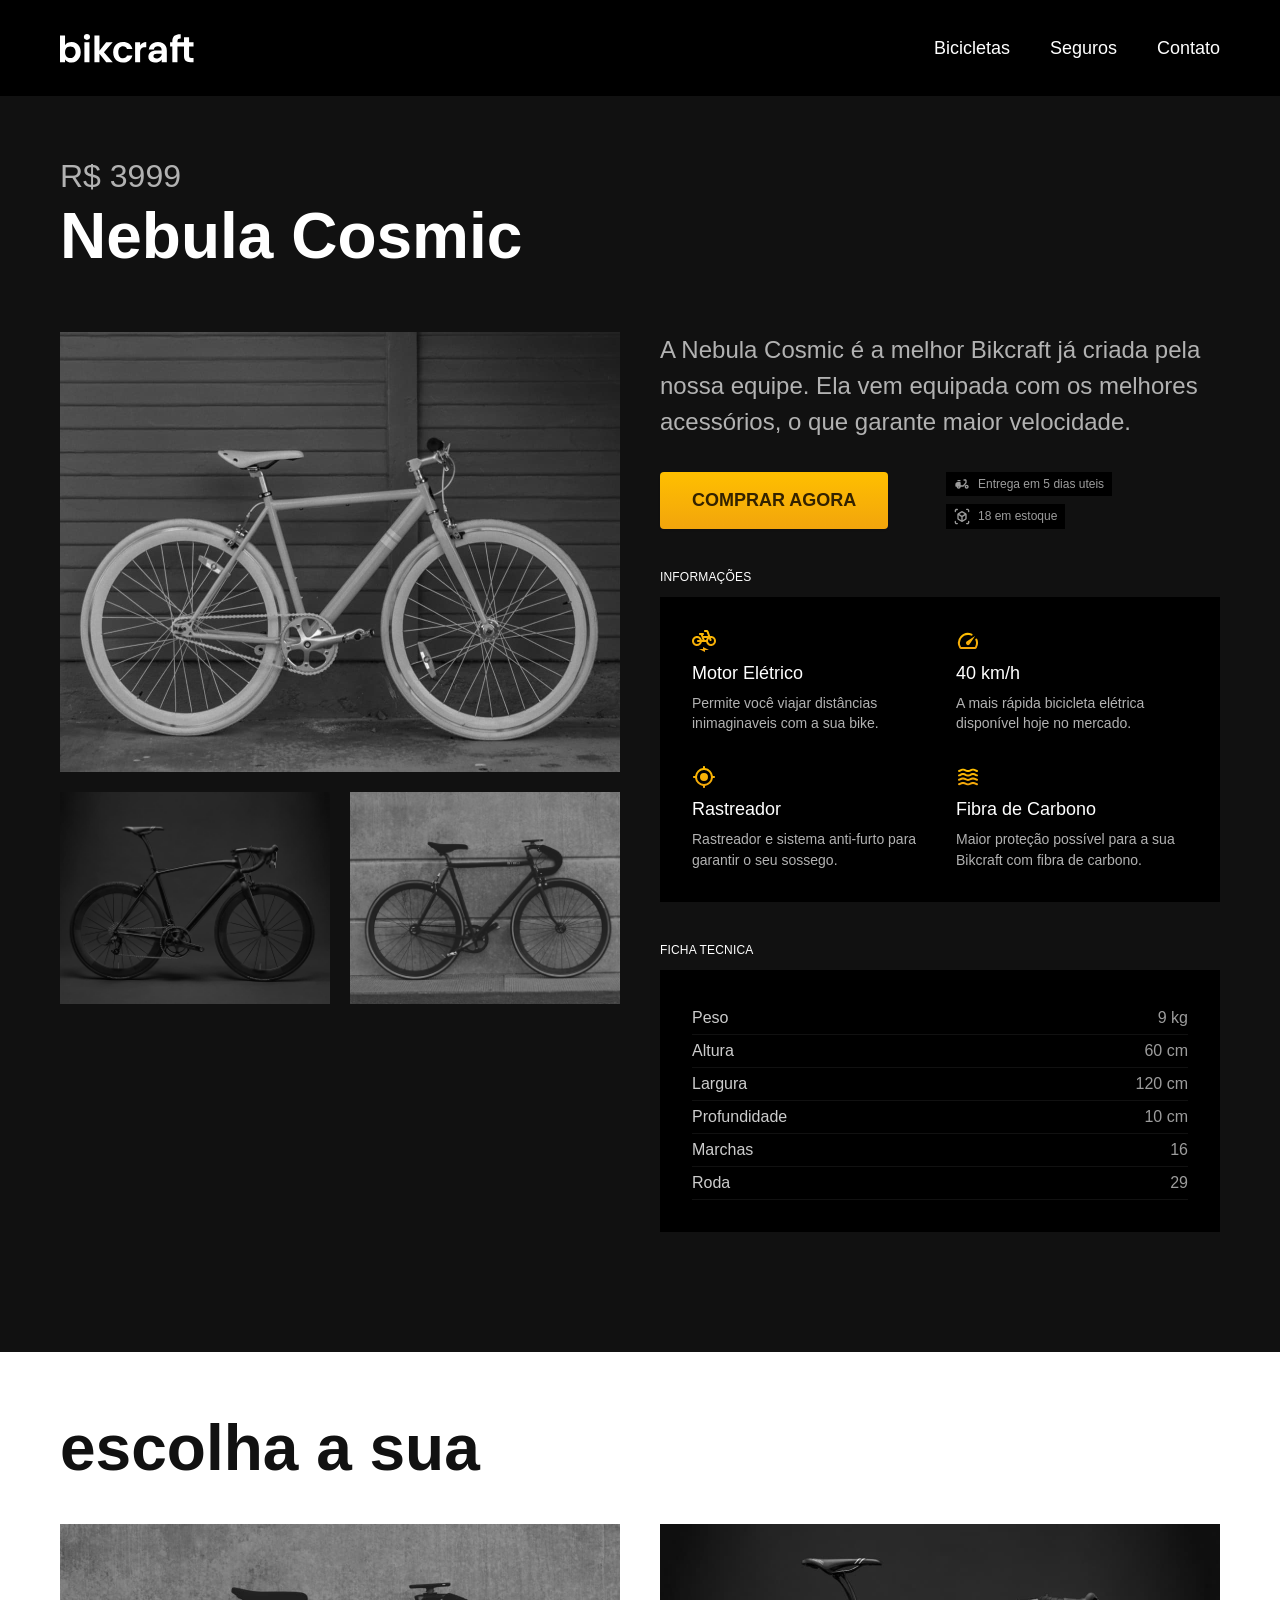
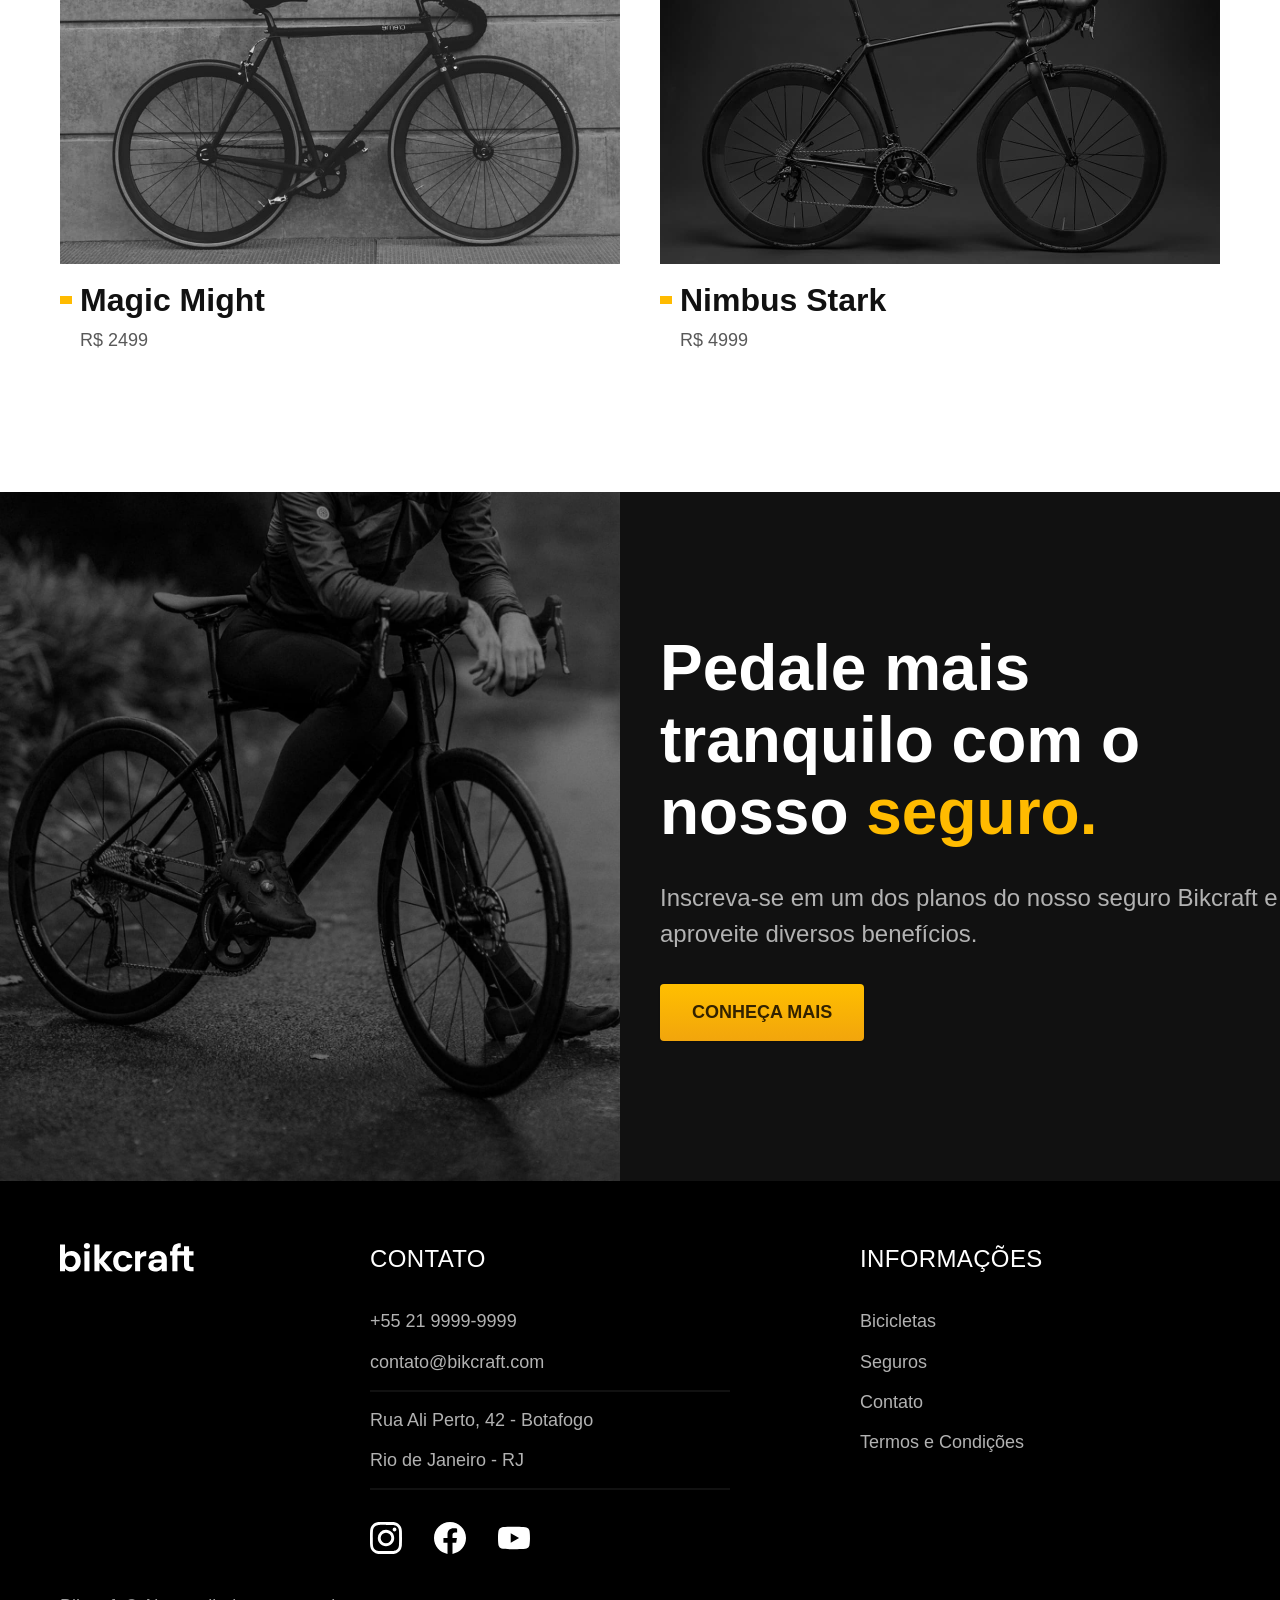
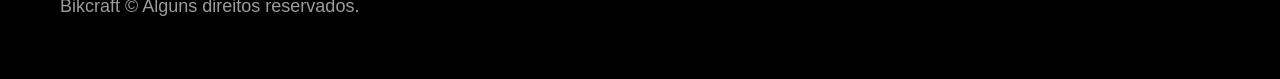
<file: pages/nebula.html>
<!doctype html>
<html lang="pt-br">
  <head>
    <meta charset="UTF-8" />
    <meta name="viewport" content="width=device-width, initial-scale=1.0" />
    <meta name="description" content="Termos e Condições" />
    <link
      rel="icon"
      href="data:image/svg+xml,<svg xmlns=%22http://www.w3.org/2000/svg%22 viewBox=%220 0 100 100%22><text y=%22.9em%22 font-size=%2290%22>🚲</text></svg>"
    />
    <link rel="preconnect" href="https://fonts.googleapis.com" />
    <link rel="preconnect" href="https://fonts.gstatic.com" crossorigin />
    <link rel="stylesheet" href="../assets/css/style.css" />
    <title>Nimbus Stark | Bikcraft</title>
    <script>
      document.documentElement.classList.add("js");
    </script>
  </head>
  <body id="listabike">
    <header class="header-bg">
      <div class="header-container container">
        <a href="../index.html"
          ><img src="../assets/img/bikcraft.svg" alt="logo"
        /></a>
        <nav aria-label="primaria" class="header-menu">
          <ul class="texto-menu cor-0">
            <li><a href="bicicletas.html">Bicicletas</a></li>
            <li><a href="seguro.html">Seguros</a></li>
            <li><a href="contato.html">Contato</a></li>
          </ul>
        </nav>
      </div>
    </header>

    <main class="titulo-bg">
      <div>
        <div class="titulo container">
          <p class="font-2-xl cor-5">R$ 3999</p>
          <h1 class="titulo-h1 cor-0">Nebula Cosmic</h1>
        </div>
      </div>

      <div class="bicicleta container">
        <div class="bicicleta-imagens">
          <img src="../assets/img/bicicleta/nimbus3.jpg" alt="" />
          <img src="../assets/img/bicicleta/nimbus1.jpg" alt="" />
          <img src="../assets/img/bicicleta/nimbus2.jpg" alt="" />
        </div>

        <div class="bicicleta-conteudo">
          <p class="texto-p cor-5">
            A Nebula Cosmic é a melhor Bikcraft já criada pela nossa equipe. Ela
            vem equipada com os melhores acessórios, o que garante maior
            velocidade.
          </p>
          <div class="bicicleta-comprar">
            <a class="botao" href="orcamentos.html?tipo=bikcraft&produto=nebula"
              >Comprar Agora</a
            >

            <span class="font-1-xs cor-6"
              ><img src="../assets/img/icones/entrega.svg" alt="" />Entrega em 5
              dias uteis</span
            >
            <span class="font-1-xs cor-6"
              ><img src="../assets/img/icones/estoque.svg" alt="" />18 em
              estoque</span
            >
          </div>

          <h2 class="font-1-xs cor-0">Informações</h2>

          <ul class="bicicleta-informacoes texto-menu cor-8">
            <li>
              <img src="../assets/img/icones/eletrica.svg" alt="" />
              <h3 class="texto-menu cor-0">Motor Elétrico</h3>
              <p class="font-2-xs cor-5">
                Permite você viajar distâncias inimaginaveis com a sua bike.
              </p>
            </li>

            <li>
              <img src="../assets/img/icones/velocidade.svg" alt="" />
              <h3 class="texto-menu cor-0">40 km/h</h3>
              <p class="font-2-xs cor-5">
                A mais rápida bicicleta elétrica disponível hoje no mercado.
              </p>
            </li>
            <li>
              <img src="../assets/img/icones/rastreador.svg" alt="" />
              <h3 class="texto-menu cor-0">Rastreador</h3>
              <p class="font-2-xs cor-5">
                Rastreador e sistema anti-furto para garantir o seu sossego.
              </p>
            </li>
            <li>
              <img src="../assets/img/icones/carbono.svg" alt="" />
              <h3 class="texto-menu cor-0">Fibra de Carbono</h3>
              <p class="font-2-xs cor-5">
                Maior proteção possível para a sua Bikcraft com fibra de
                carbono.
              </p>
            </li>
          </ul>

          <h2 class="font-1-xs cor-0">Ficha Tecnica</h2>
          <ul class="bicicleta-ficha font-2-s cor-4">
            <li>Peso <span>9 kg</span></li>
            <li>Altura <span>60 cm</span></li>
            <li>Largura<span>120 cm</span></li>
            <li>Profundidade <span>10 cm</span></li>
            <li>Marchas <span>16</span></li>
            <li>Roda<span>29</span></li>
          </ul>
        </div>
      </div>
    </main>

    <article class="bicicletas-lista container">
      <h2 class="container titulo-h1">escolha a sua</h2>
      <ul>
        <li>
          <a href="magic.html">
            <img
              src="../assets/img/bicicletas/magic.jpg"
              alt="Magic Might bike"
            />
            <h3 class="titulo-h3">Magic Might</h3>
            <span class="span-m cor-8">R$ 2499</span>
          </a>
        </li>

        <li>
          <a href="nimbus.html">
            <img
              src="../assets/img/bicicletas/nimbus.jpg"
              alt="Magic Might bike"
            />
            <h3 class="titulo-h3">Nimbus Stark</h3>
            <span class="span-m cor-8">R$ 4999</span>
          </a>
        </li>
      </ul>
    </article>

    <article class="seguro-bicicleta-bg">
      <div class="seguro-bicicleta">
        <div class="seguro-bicicleta-imagem">
          <img src="../assets/img/fotos/seguros.jpg" alt="homem na bicicleta" />
        </div>
        <div class="seguro-bicicleta-conteudo">
          <h2 class="titulo-h1 cor-0">
            Pedale mais tranquilo com o nosso
            <span class="cor-p1">seguro.</span>
          </h2>
          <p class="texto-p cor-5">
            Inscreva-se em um dos planos do nosso seguro Bikcraft e aproveite
            diversos benefícios.
          </p>
          <a class="botao" href="seguro.html">Conheça Mais</a>
        </div>
      </div>
    </article>

    <footer class="footer-bg">
      <div class="footer container">
        <img src="../assets/img/bikcraft.svg" alt="logo" />
        <div class="footer-contato">
          <h3 class="texto-p-b cor-0">Contato</h3>
          <ul class="span-m cor-5">
            <li><a href="/index.html">+55 21 9999-9999</a></li>
            <li><a href="/index.html">contato@bikcraft.com</a></li>
            <li>Rua Ali Perto, 42 - Botafogo</li>
            <li>Rio de Janeiro - RJ</li>
          </ul>
          <div class="footer-redes">
            <a href="./">
              <img src="../assets/img/redes/instagram.svg" alt="Instagram" />
            </a>
            <a href="./">
              <img src="../assets/img/redes/facebook.svg" alt="Facebook" />
            </a>
            <a href="./">
              <img src="../assets/img/redes/youtube.svg" alt="Youtube" />
            </a>
          </div>
        </div>
        <div class="footer-informacoes">
          <h3 class="texto-p-b cor-0">Informações</h3>
          <ul class="span-m cor-5">
            <li><a href="bicicletas.html">Bicicletas</a></li>
            <li><a href="seguro.html">Seguros</a></li>
            <li><a href="contato.html">Contato</a></li>
            <li><a href="termos.html">Termos e Condições</a></li>
          </ul>
        </div>
        <p class="footer-copy span-m cor-6">
          Bikcraft © Alguns direitos reservados.
        </p>
      </div>
    </footer>
    <script src="../assets/js/script.js"></script>
  </body>
</html>
</file>
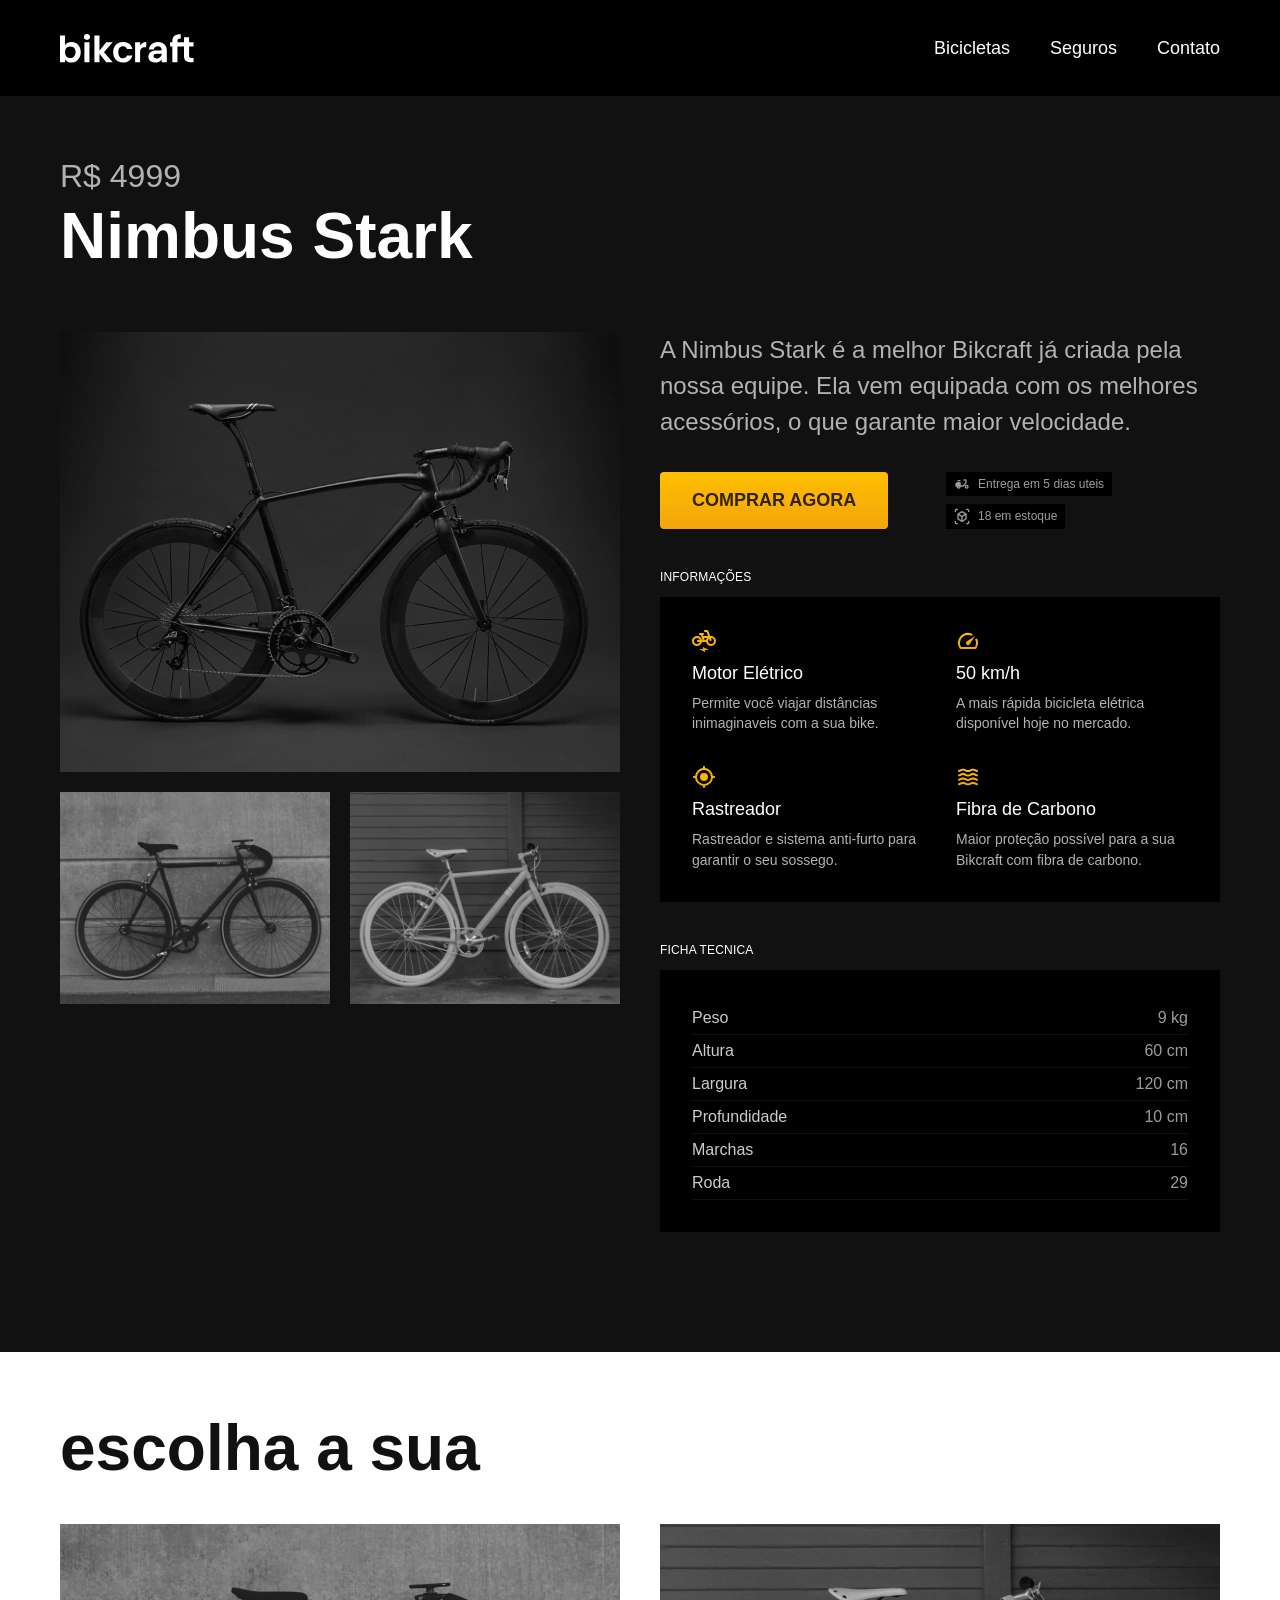
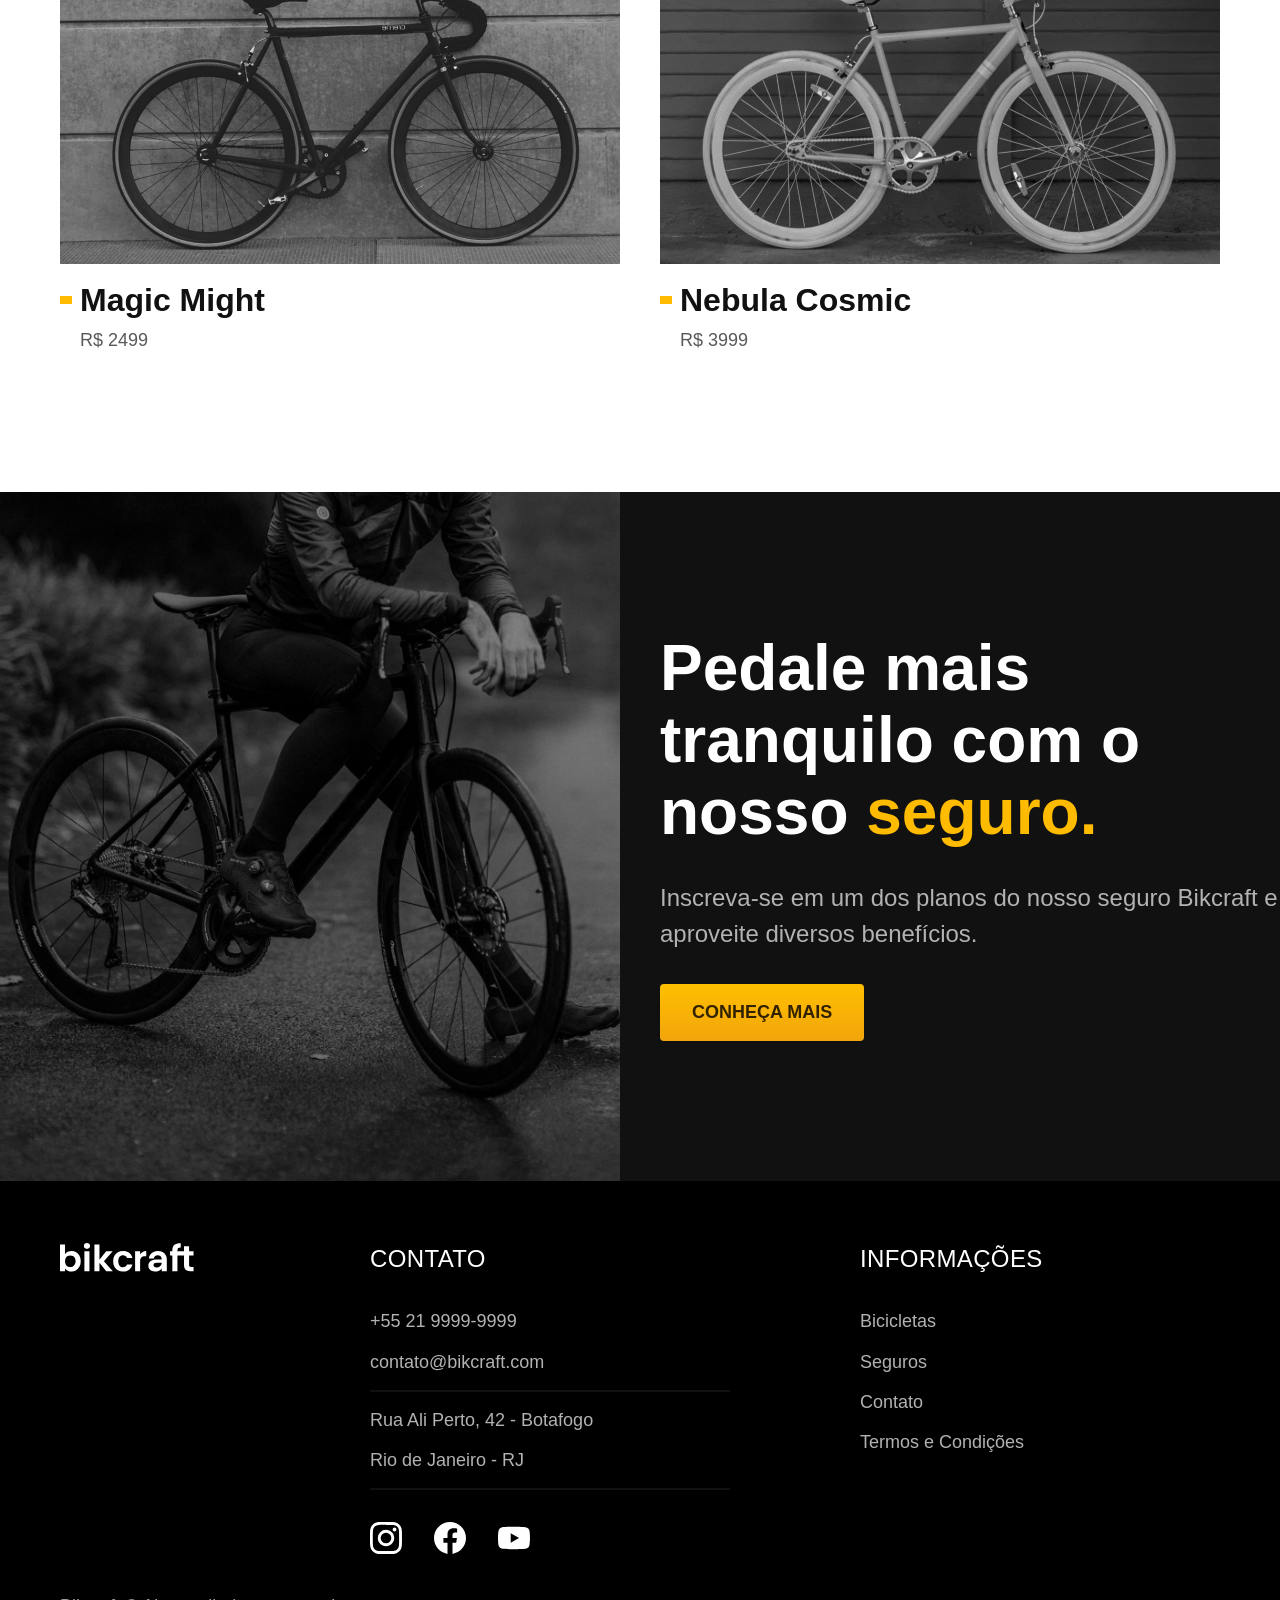
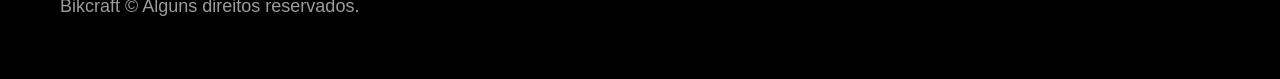
<file: pages/nimbus.html>
<!doctype html>
<html lang="pt-br">
  <head>
    <meta charset="UTF-8" />
    <meta name="viewport" content="width=device-width, initial-scale=1.0" />
    <meta name="description" content="Termos e Condições" />
    <link
      rel="icon"
      href="data:image/svg+xml,<svg xmlns=%22http://www.w3.org/2000/svg%22 viewBox=%220 0 100 100%22><text y=%22.9em%22 font-size=%2290%22>🚲</text></svg>"
    />
    <link rel="preconnect" href="https://fonts.googleapis.com" />
    <link rel="preconnect" href="https://fonts.gstatic.com" crossorigin />
    <link rel="stylesheet" href="../assets/css/style.css" />
    <title>Nimbus Stark | Bikcraft</title>
    <script>
      document.documentElement.classList.add("js");
    </script>
  </head>
  <body id="listabike">
    <header class="header-bg">
      <div class="header-container container">
        <a href="../index.html"
          ><img src="../assets/img/bikcraft.svg" alt="logo"
        /></a>
        <nav aria-label="primaria" class="header-menu">
          <ul class="texto-menu cor-0">
            <li><a href="bicicletas.html">Bicicletas</a></li>
            <li><a href="seguro.html">Seguros</a></li>
            <li><a href="contato.html">Contato</a></li>
          </ul>
        </nav>
      </div>
    </header>

    <main class="titulo-bg">
      <div>
        <div class="titulo container">
          <p class="font-2-xl cor-5">R$ 4999</p>
          <h1 class="titulo-h1 cor-0">Nimbus Stark</h1>
        </div>
      </div>

      <div class="bicicleta container">
        <div class="bicicleta-imagens">
          <img src="../assets/img/bicicleta/nimbus1.jpg" alt="" />
          <img src="../assets/img/bicicleta/nimbus2.jpg" alt="" />
          <img src="../assets/img/bicicleta/nimbus3.jpg" alt="" />
        </div>

        <div class="bicicleta-conteudo">
          <p class="texto-p cor-5">
            A Nimbus Stark é a melhor Bikcraft já criada pela nossa equipe. Ela
            vem equipada com os melhores acessórios, o que garante maior
            velocidade.
          </p>
          <div class="bicicleta-comprar">
            <a class="botao" href="orcamentos.html?tipo=bikcraft&produto=nimbus"
              >Comprar Agora</a
            >

            <span class="font-1-xs cor-6"
              ><img src="../assets/img/icones/entrega.svg" alt="" />Entrega em 5
              dias uteis</span
            >
            <span class="font-1-xs cor-6"
              ><img src="../assets/img/icones/estoque.svg" alt="" />18 em
              estoque</span
            >
          </div>

          <h2 class="font-1-xs cor-0">Informações</h2>

          <ul class="bicicleta-informacoes texto-menu cor-8">
            <li>
              <img src="../assets/img/icones/eletrica.svg" alt="" />
              <h3 class="texto-menu cor-0">Motor Elétrico</h3>
              <p class="font-2-xs cor-5">
                Permite você viajar distâncias inimaginaveis com a sua bike.
              </p>
            </li>

            <li>
              <img src="../assets/img/icones/velocidade.svg" alt="" />
              <h3 class="texto-menu cor-0">50 km/h</h3>
              <p class="font-2-xs cor-5">
                A mais rápida bicicleta elétrica disponível hoje no mercado.
              </p>
            </li>
            <li>
              <img src="../assets/img/icones/rastreador.svg" alt="" />
              <h3 class="texto-menu cor-0">Rastreador</h3>
              <p class="font-2-xs cor-5">
                Rastreador e sistema anti-furto para garantir o seu sossego.
              </p>
            </li>
            <li>
              <img src="../assets/img/icones/carbono.svg" alt="" />
              <h3 class="texto-menu cor-0">Fibra de Carbono</h3>
              <p class="font-2-xs cor-5">
                Maior proteção possível para a sua Bikcraft com fibra de
                carbono.
              </p>
            </li>
          </ul>

          <h2 class="font-1-xs cor-0">Ficha Tecnica</h2>
          <ul class="bicicleta-ficha font-2-s cor-4">
            <li>Peso <span>9 kg</span></li>
            <li>Altura <span>60 cm</span></li>
            <li>Largura<span>120 cm</span></li>
            <li>Profundidade <span>10 cm</span></li>
            <li>Marchas <span>16</span></li>
            <li>Roda<span>29</span></li>
          </ul>
        </div>
      </div>
    </main>

    <article class="bicicletas-lista container">
      <h2 class="container titulo-h1">escolha a sua</h2>
      <ul>
        <li>
          <a href="magic.html">
            <img
              src="../assets/img/bicicletas/magic.jpg"
              alt="Magic Might bike"
            />
            <h3 class="titulo-h3">Magic Might</h3>
            <span class="span-m cor-8">R$ 2499</span>
          </a>
        </li>

        <li>
          <a href="nebula.html">
            <img
              src="../assets/img/bicicletas/nebula.jpg"
              alt="Nebula Cosmic"
            />
            <h3 class="titulo-h3">Nebula Cosmic</h3>
            <span class="span-m cor-8">R$ 3999</span>
          </a>
        </li>
      </ul>
    </article>

    <article class="seguro-bicicleta-bg">
      <div class="seguro-bicicleta">
        <div class="seguro-bicicleta-imagem">
          <img src="../assets/img/fotos/seguros.jpg" alt="homem na bicicleta" />
        </div>
        <div class="seguro-bicicleta-conteudo">
          <h2 class="titulo-h1 cor-0">
            Pedale mais tranquilo com o nosso
            <span class="cor-p1">seguro.</span>
          </h2>
          <p class="texto-p cor-5">
            Inscreva-se em um dos planos do nosso seguro Bikcraft e aproveite
            diversos benefícios.
          </p>
          <a class="botao" href="seguro.html">Conheça Mais</a>
        </div>
      </div>
    </article>

    <footer class="footer-bg">
      <div class="footer container">
        <img src="../assets/img/bikcraft.svg" alt="logo" />
        <div class="footer-contato">
          <h3 class="texto-p-b cor-0">Contato</h3>
          <ul class="span-m cor-5">
            <li><a href="/index.html">+55 21 9999-9999</a></li>
            <li><a href="/index.html">contato@bikcraft.com</a></li>
            <li>Rua Ali Perto, 42 - Botafogo</li>
            <li>Rio de Janeiro - RJ</li>
          </ul>
          <div class="footer-redes">
            <a href="./">
              <img src="../assets/img/redes/instagram.svg" alt="Instagram" />
            </a>
            <a href="./">
              <img src="../assets/img/redes/facebook.svg" alt="Facebook" />
            </a>
            <a href="./">
              <img src="../assets/img/redes/youtube.svg" alt="Youtube" />
            </a>
          </div>
        </div>
        <div class="footer-informacoes">
          <h3 class="texto-p-b cor-0">Informações</h3>
          <ul class="span-m cor-5">
            <li><a href="bicicletas.html">Bicicletas</a></li>
            <li><a href="seguro.html">Seguros</a></li>
            <li><a href="contato.html">Contato</a></li>
            <li><a href="termos.html">Termos e Condições</a></li>
          </ul>
        </div>
        <p class="footer-copy span-m cor-6">
          Bikcraft © Alguns direitos reservados.
        </p>
      </div>
    </footer>
    <script src="../assets/js/script.js"></script>
  </body>
</html>
</file>
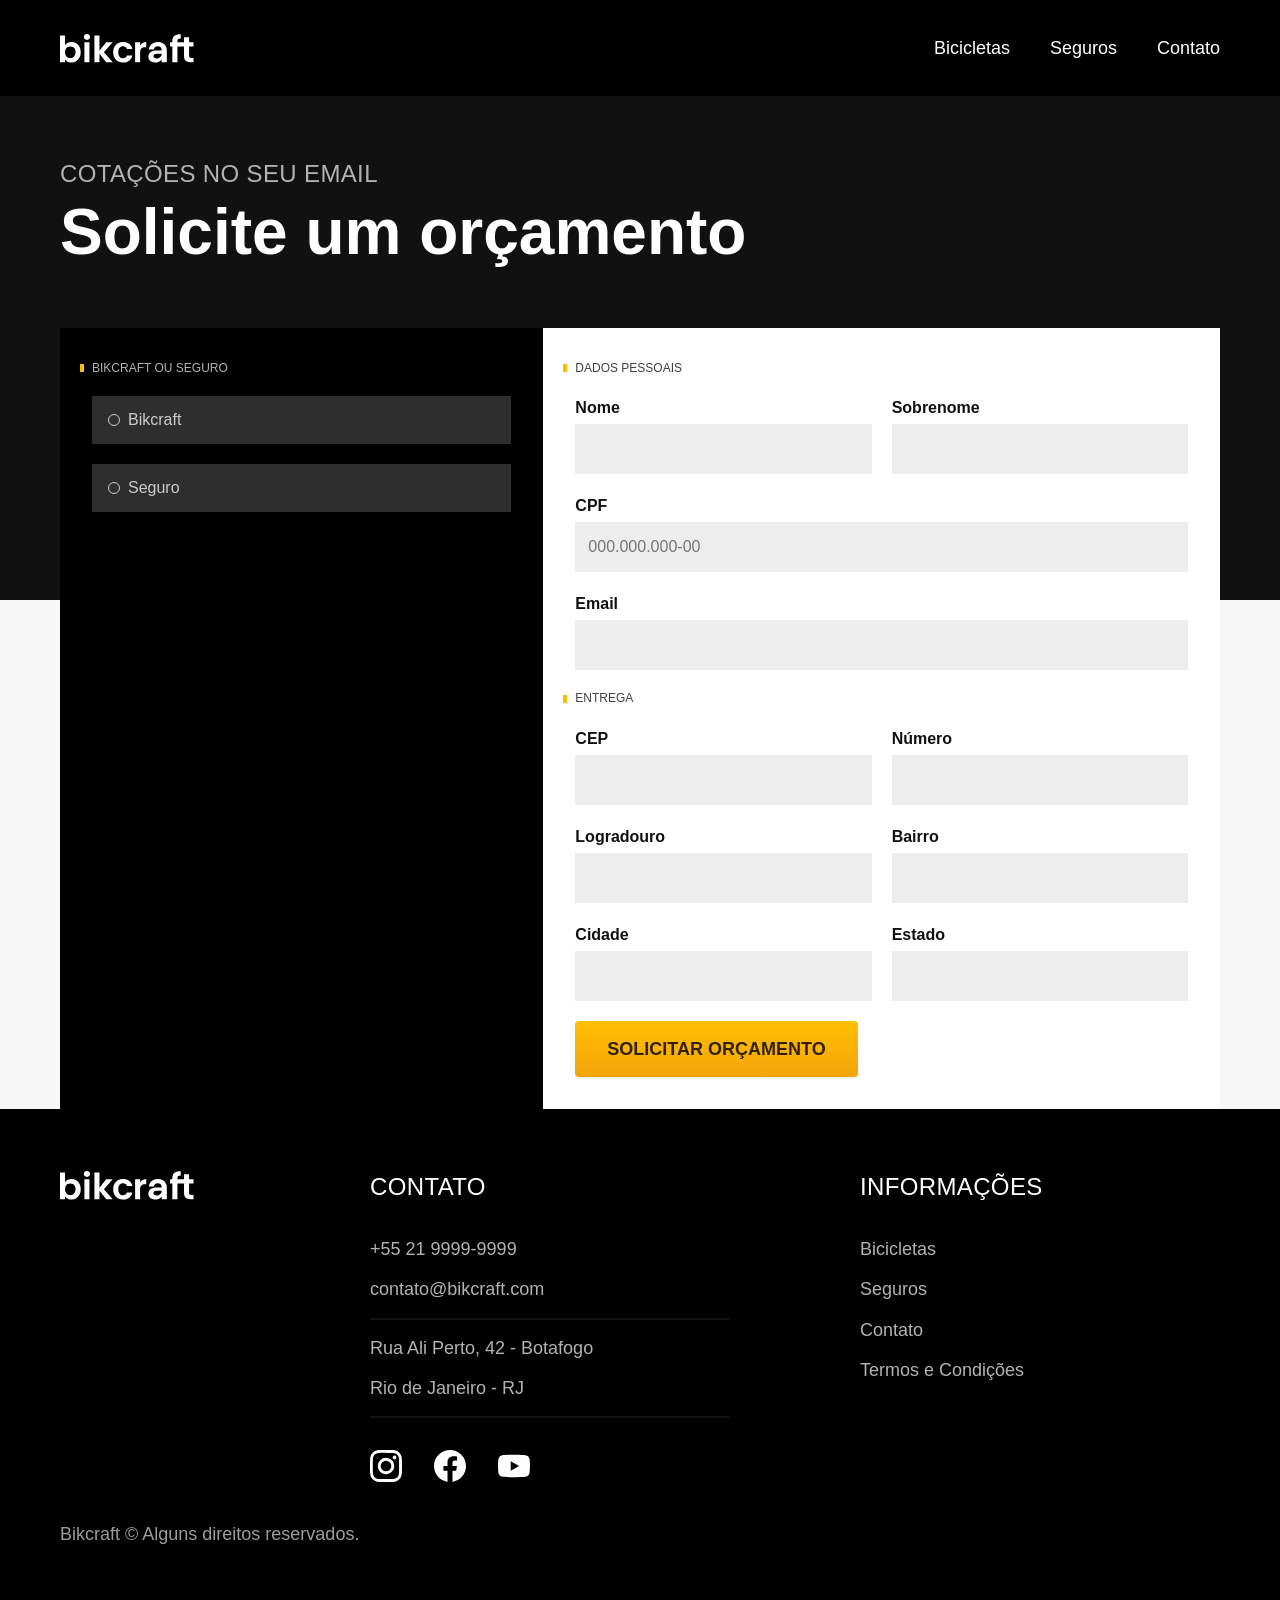
<file: pages/orcamentos.html>
<!doctype html>
<html lang="pt-br">
  <head>
    <meta charset="UTF-8" />
    <meta name="viewport" content="width=device-width, initial-scale=1.0" />
    <meta name="description" content="Termos e Condições" />
    <link
      rel="icon"
      href="data:image/svg+xml,<svg xmlns=%22http://www.w3.org/2000/svg%22 viewBox=%220 0 100 100%22><text y=%22.9em%22 font-size=%2290%22>🚲</text></svg>"
    />
    <link rel="preconnect" href="https://fonts.googleapis.com" />
    <link rel="preconnect" href="https://fonts.gstatic.com" crossorigin />
    <link rel="stylesheet" href="../assets/css/style.css" />
    <title>Orçamentos | Bikcraft</title>
    <script>
      document.documentElement.classList.add("js");
    </script>
  </head>
  <body id="orcamentos">
    <header class="header-bg">
      <div class="header-container container">
        <a href="../index.html"
          ><img src="../assets/img/bikcraft.svg" alt="logo"
        /></a>
        <nav aria-label="primaria" class="header-menu">
          <ul class="texto-menu cor-0">
            <li><a href="bicicletas.html">Bicicletas</a></li>
            <li><a href="seguro.html">Seguros</a></li>
            <li><a href="contato.html">Contato</a></li>
          </ul>
        </nav>
      </div>
    </header>
    <main>
      <div class="titulo-bg">
        <div class="titulo container">
          <p class="texto-p-b cor-5">Cotações no seu email</p>
          <h1 class="titulo-h1 cor-0">Solicite um orçamento</h1>
        </div>
      </div>
      <form
        class="orcamentos container"
        action="https://formspree.io/f/myegjbya"
        method="POST"
      >
        <div class="orcamentos-produto">
          <h2 class="font-1-xs cor-5 col-2">Bikcraft ou Seguro</h2>
          <input
            type="radio"
            name="tipo"
            value="bikcraft"
            id="bikcraft"
            onclick="mostrarBikecraft()"
          />
          <label for="bikcraft">Bikcraft</label>
          <input
            type="radio"
            name="tipo"
            value="seguro"
            id="seguro"
            onclick="mostrarSeguro()"
          />
          <label for="seguro">Seguro</label>

          <div class="orcamento-conteudo" id="orcamento-bikcraft">
            <h2 class="font-1-xs cor-5">Escolha a sua</h2>

            <input
              type="radio"
              name="produto"
              value="nimbus"
              id="nimbus"
              onclick="mostrarNimbus()"
            />
            <label for="nimbus">Nimbus Stark <span>R$ 4999</span></label>
            <div class="orcamento-detalhes" id="nimbus1">
              <ul class="font-1-xs cor-8">
                <li>
                  <img src="../assets/img/icones/eletrica.svg" alt="" /> Motor
                  Elétrico
                </li>
                <li>
                  <img src="../assets/img/icones/carbono.svg" alt="" /> Fibra de
                  Carbono
                </li>
                <li>
                  <img src="../assets/img/icones/velocidade.svg" alt="" /> 50
                  km/h
                </li>
                <li>
                  <img src="../assets/img/icones/rastreador.svg" alt="" />
                  Rastreador
                </li>
              </ul>
              <img
                src="../assets/img/bicicletas/nimbus.jpg"
                alt="Bicicleta preta"
              />
            </div>

            <input
              type="radio"
              name="produto"
              value="magic"
              id="magic"
              onclick="mostrarMagic()"
            />
            <label for="magic">Magic Might <span>R$ 2499</span></label>
            <div class="orcamento-detalhes" id="magic1">
              <ul class="font-1-xs cor-8">
                <li>
                  <img src="../assets/img/icones/eletrica.svg" alt="" /> Motor
                  Elétrico
                </li>
                <li>
                  <img src="../assets/img/icones/carbono.svg" alt="" /> Fibra de
                  Carbono
                </li>
                <li>
                  <img src="../assets/img/icones/velocidade.svg" alt="" /> 45
                  km/h
                </li>
                <li>
                  <img src="../assets/img/icones/rastreador.svg" alt="" />
                  Rastreador
                </li>
              </ul>
              <img
                src="../assets/img/bicicletas/magic.jpg"
                alt="Bicicleta preta"
              />
            </div>

            <input
              type="radio"
              name="produto"
              value="nebula"
              id="nebula"
              onclick="mostrarNebula()"
            />
            <label for="nebula">Nebula Cosmic <span>R$ 3999</span></label>

            <div class="orcamento-detalhes" id="nebula1">
              <ul class="font-1-xs cor-8">
                <li>
                  <img src="../assets/img/icones/eletrica.svg" alt="" /> Motor
                  Elétrico
                </li>
                <li>
                  <img src="../assets/img/icones/carbono.svg" alt="" /> Fibra de
                  Carbono
                </li>
                <li>
                  <img src="../assets/img/icones/velocidade.svg" alt="" /> 40
                  km/h
                </li>
                <li>
                  <img src="../assets/img/icones/rastreador.svg" alt="" />
                  Rastreador
                </li>
              </ul>
              <img
                src="../assets/img/bicicletas/nebula.jpg"
                alt="Bicicleta branca"
              />
            </div>
          </div>

          <div class="orcamento-conteudo" id="orcamento-seguro">
            <h2 class="font-1-xs cor-5">Escolha o plano</h2>

            <input type="radio" name="produto" value="prata" id="prata" />
            <label for="prata">Prata <span>R$ 199</span></label>

            <input type="radio" name="produto" value="ouro" id="ouro" />
            <label for="ouro">Ouro <span>R$ 299</span></label>
          </div>
        </div>

        <div class="orcamento-dados form">
          <h2 class="font-1-xs cor-9 col-2">dados pessoais</h2>
          <div>
            <label for="nome">Nome</label>
            <input type="text" id="nome" name="nome" />
          </div>
          <div>
            <label for="sobrenome">Sobrenome</label>
            <input type="text" id="sobrenome" name="sobrenome" />
          </div>
          <div class="col-2">
            <label for="cpf">CPF</label>
            <input
              type="text"
              id="cpf"
              name="cpf"
              placeholder="000.000.000-00"
            />
          </div>
          <div class="col-2">
            <label for="email">Email</label>
            <input type="email" id="email" name="email" />
          </div>
          <h2 class="font-1-xs cor-9 col-2">entrega</h2>
          <div>
            <label for="cep">CEP</label>
            <input type="text" id="cep" name="cep" />
          </div>
          <div>
            <label for="numero">Número</label>
            <input type="text" id="numero" name="numero" />
          </div>
          <div>
            <label for="logradouro">Logradouro</label>
            <input type="text" id="logradouro" name="logradouro" />
          </div>
          <div>
            <label for="bairro">Bairro</label>
            <input type="text" id="bairro" name="bairro" />
          </div>
          <div>
            <label for="cidade">Cidade</label>
            <input type="text" id="cidade" name="cidade" />
          </div>
          <div>
            <label for="estado">Estado</label>
            <input type="text" id="estado" name="estado" />
          </div>
          <button class="botao col-2">Solicitar Orçamento</button>
        </div>
      </form>
    </main>

    <footer class="footer-bg">
      <div class="footer container">
        <img src="../assets/img/bikcraft.svg" alt="logo" />
        <div class="footer-contato">
          <h3 class="texto-p-b cor-0">Contato</h3>
          <ul class="span-m cor-5">
            <li><a href="/index.html">+55 21 9999-9999</a></li>
            <li><a href="/index.html">contato@bikcraft.com</a></li>
            <li>Rua Ali Perto, 42 - Botafogo</li>
            <li>Rio de Janeiro - RJ</li>
          </ul>
          <div class="footer-redes">
            <a href="./">
              <img src="../assets/img/redes/instagram.svg" alt="Instagram" />
            </a>
            <a href="./">
              <img src="../assets/img/redes/facebook.svg" alt="Facebook" />
            </a>
            <a href="./">
              <img src="../assets/img/redes/youtube.svg" alt="Youtube" />
            </a>
          </div>
        </div>
        <div class="footer-informacoes">
          <h3 class="texto-p-b cor-0">Informações</h3>
          <ul class="span-m cor-5">
            <li><a href="bicicletas.html">Bicicletas</a></li>
            <li><a href="seguro.html">Seguros</a></li>
            <li><a href="contato.html">Contato</a></li>
            <li><a href="termos.html">Termos e Condições</a></li>
          </ul>
        </div>
        <p class="footer-copy span-m cor-6">
          Bikcraft © Alguns direitos reservados.
        </p>
      </div>
    </footer>
    <script src="../assets/css/orcamentos/orcamentos.js"></script>
    <script src="../assets/js/script.js"></script>
  </body>
</html>
</file>
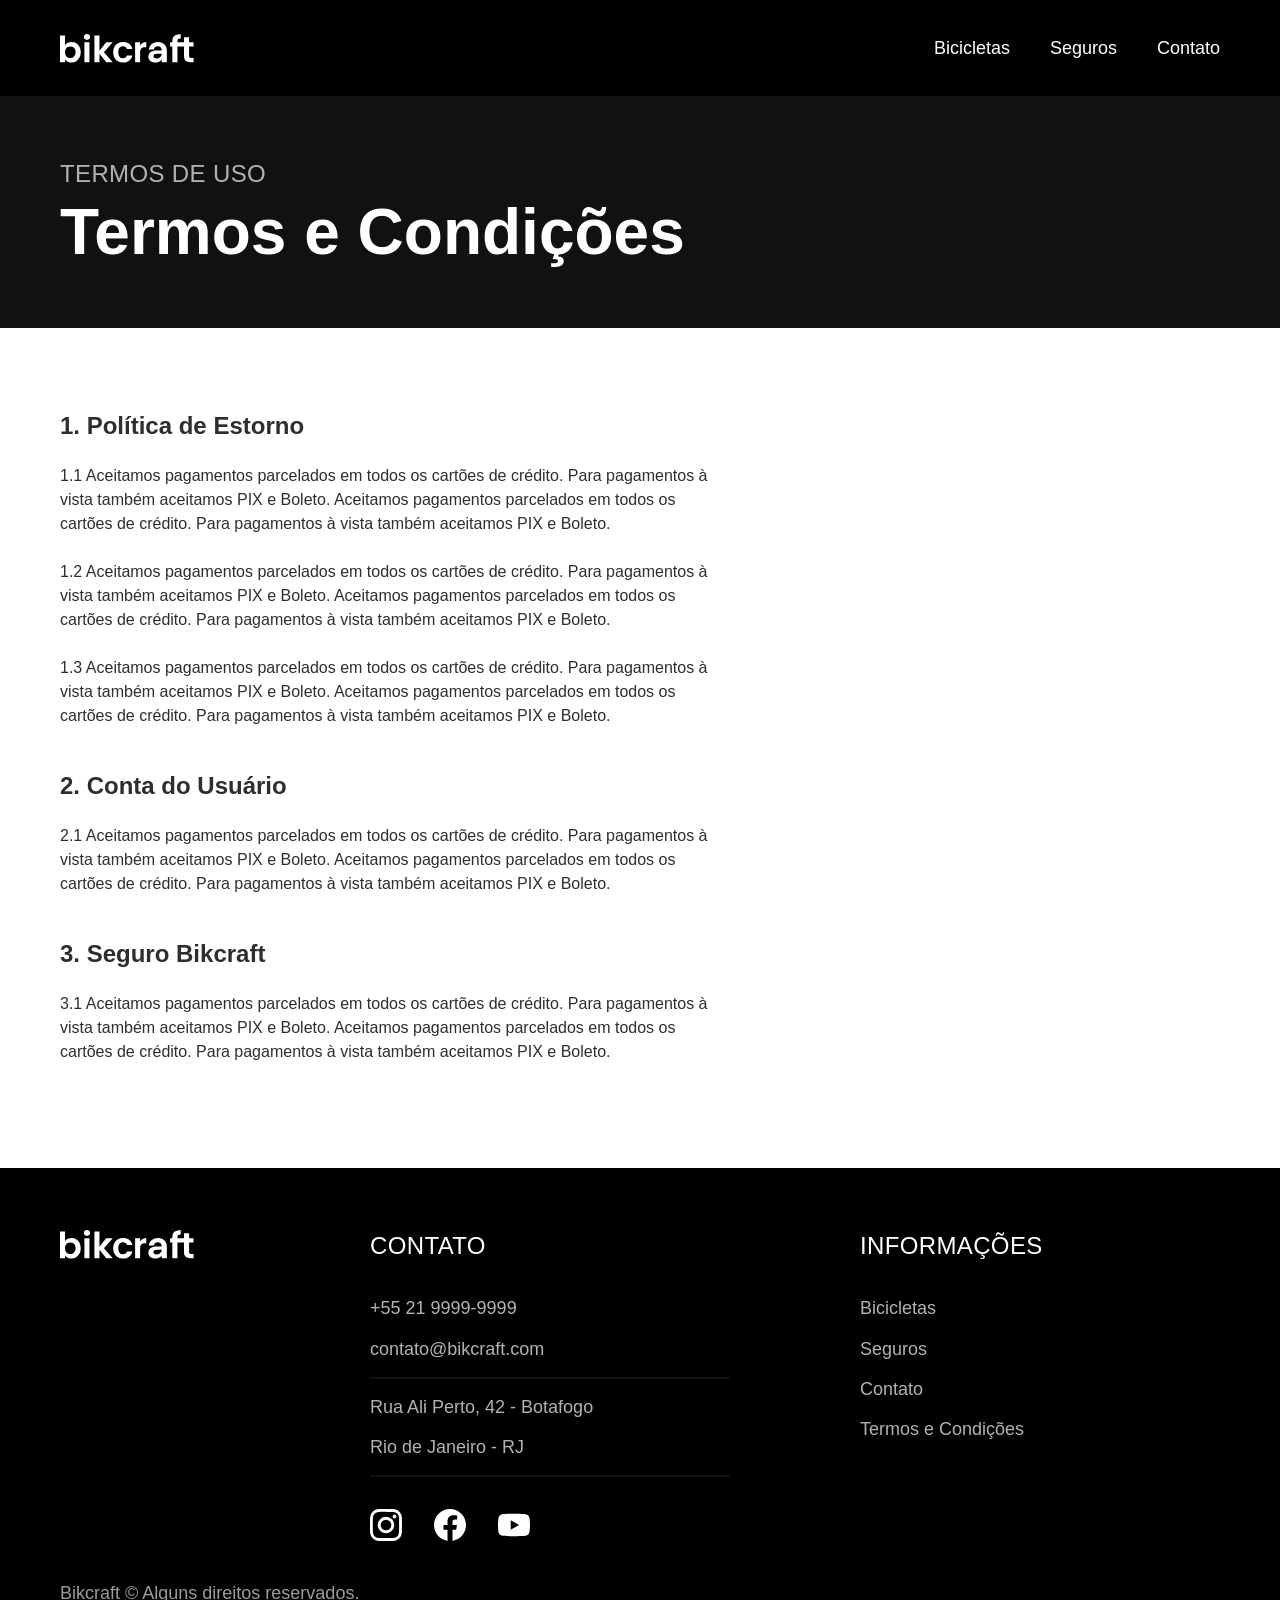
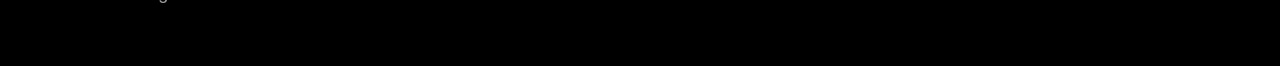
<file: pages/termos.html>
<!doctype html>
<html lang="pt-br">
  <head>
    <meta charset="UTF-8" />
    <meta name="viewport" content="width=device-width, initial-scale=1.0" />
    <meta name="description" content="Termos e Condições" />
    <link
      rel="icon"
      href="data:image/svg+xml,<svg xmlns=%22http://www.w3.org/2000/svg%22 viewBox=%220 0 100 100%22><text y=%22.9em%22 font-size=%2290%22>🚲</text></svg>"
    />
    <link rel="preconnect" href="https://fonts.googleapis.com" />
    <link rel="preconnect" href="https://fonts.gstatic.com" crossorigin />
    <link rel="stylesheet" href="../assets/css/style.css" />
    <title>Termos e Condições | Bikcraft</title>
    <script>
      document.documentElement.classList.add("js");
    </script>
  </head>
  <body>
    <header class="header-bg">
      <div class="header-container container">
        <a href="../index.html"
          ><img src="../assets/img/bikcraft.svg" alt="logo"
        /></a>
        <nav aria-label="primaria" class="header-menu">
          <ul class="texto-menu cor-0">
            <li><a href="bicicletas.html">Bicicletas</a></li>
            <li><a href="seguro.html">Seguros</a></li>
            <li><a href="contato.html">Contato</a></li>
          </ul>
        </nav>
      </div>
    </header>
    <main>
      <div class="titulo-bg">
        <div class="titulo container">
          <p class="texto-p-b cor-5">Termos de Uso</p>
          <h1 class="titulo-h1 cor-0">Termos e Condições</h1>
        </div>
      </div>
      <div class="termos container font-2-s cor-10">
        <h2>1. Política de Estorno</h2>
        <p>
          1.1 Aceitamos pagamentos parcelados em todos os cartões de crédito.
          Para pagamentos à vista também aceitamos PIX e Boleto. Aceitamos
          pagamentos parcelados em todos os cartões de crédito. Para pagamentos
          à vista também aceitamos PIX e Boleto.
        </p>
        <p>
          1.2 Aceitamos pagamentos parcelados em todos os cartões de crédito.
          Para pagamentos à vista também aceitamos PIX e Boleto. Aceitamos
          pagamentos parcelados em todos os cartões de crédito. Para pagamentos
          à vista também aceitamos PIX e Boleto.
        </p>
        <p>
          1.3 Aceitamos pagamentos parcelados em todos os cartões de crédito.
          Para pagamentos à vista também aceitamos PIX e Boleto. Aceitamos
          pagamentos parcelados em todos os cartões de crédito. Para pagamentos
          à vista também aceitamos PIX e Boleto.
        </p>
        <h2>2. Conta do Usuário</h2>
        <p>
          2.1 Aceitamos pagamentos parcelados em todos os cartões de crédito.
          Para pagamentos à vista também aceitamos PIX e Boleto. Aceitamos
          pagamentos parcelados em todos os cartões de crédito. Para pagamentos
          à vista também aceitamos PIX e Boleto.
        </p>
        <h2>3. Seguro Bikcraft</h2>
        <p>
          3.1 Aceitamos pagamentos parcelados em todos os cartões de crédito.
          Para pagamentos à vista também aceitamos PIX e Boleto. Aceitamos
          pagamentos parcelados em todos os cartões de crédito. Para pagamentos
          à vista também aceitamos PIX e Boleto.
        </p>
      </div>
    </main>
    <footer class="footer-bg">
      <div class="footer container">
        <img src="../assets/img/bikcraft.svg" alt="logo" />
        <div class="footer-contato">
          <h3 class="texto-p-b cor-0">Contato</h3>
          <ul class="span-m cor-5">
            <li><a href="/index.html">+55 21 9999-9999</a></li>
            <li><a href="/index.html">contato@bikcraft.com</a></li>
            <li>Rua Ali Perto, 42 - Botafogo</li>
            <li>Rio de Janeiro - RJ</li>
          </ul>
          <div class="footer-redes">
            <a href="./">
              <img src="../assets/img/redes/instagram.svg" alt="Instagram" />
            </a>
            <a href="./">
              <img src="../assets/img/redes/facebook.svg" alt="Facebook" />
            </a>
            <a href="./">
              <img src="../assets/img/redes/youtube.svg" alt="Youtube" />
            </a>
          </div>
        </div>
        <div class="footer-informacoes">
          <h3 class="texto-p-b cor-0">Informações</h3>
          <ul class="span-m cor-5">
            <li><a href="bicicletas.html">Bicicletas</a></li>
            <li><a href="seguro.html">Seguros</a></li>
            <li><a href="contato.html">Contato</a></li>
            <li><a href="termos.html">Termos e Condições</a></li>
          </ul>
        </div>
        <p class="footer-copy span-m cor-6">
          Bikcraft © Alguns direitos reservados.
        </p>
      </div>
    </footer>
    <script src="../assets/js/script.js"></script>
  </body>
</html>
</file>
<file: assets/css/style.css>
@import "../css/global/global.css";
@import "../css/utilidades/tipografia.css";
@import "../css/utilidades/cores.css";
@import "../css/utilidades/animacao.css";

@import "../css/global/header.css";
@import "../css/global/footer.css";

/* Utilidades */
@import "../css/utilidades/componentes.css";
@import "../css/utilidades/formulario.css";

/* Home */
@import "../css/home/introducao.css";
@import "../css/home/tecnologia.css";
@import "../css/home/parceiros.css";
@import "../css/home/depoimentos.css";

/* termos */
@import "../css/termos/termos.css";

/* bicicletas */
@import "../css/bicicletas/bicicletas-lista.css";
@import "../css/bicicletas/bicicletas.css";
@import "../css/bicicletas/individuais.css";
@import "../css/bicicletas/seguro.css";

/* Seguros */
@import "../css/seguros/seguros.css";
@import "../css/seguros/vantagens.css";
@import "../css/seguros/perguntas.css";

/* contato */
@import "../css/contato/contato.css";
@import "../css/contato/lojas.css";

/* contato */
@import "../css/orcamentos/orcamentos.css";

* {
  margin: 0;
  padding: 0;
  list-style-type: none;
  font-family: "poppins", sans-serif;
  text-decoration: none;
}
</file>
